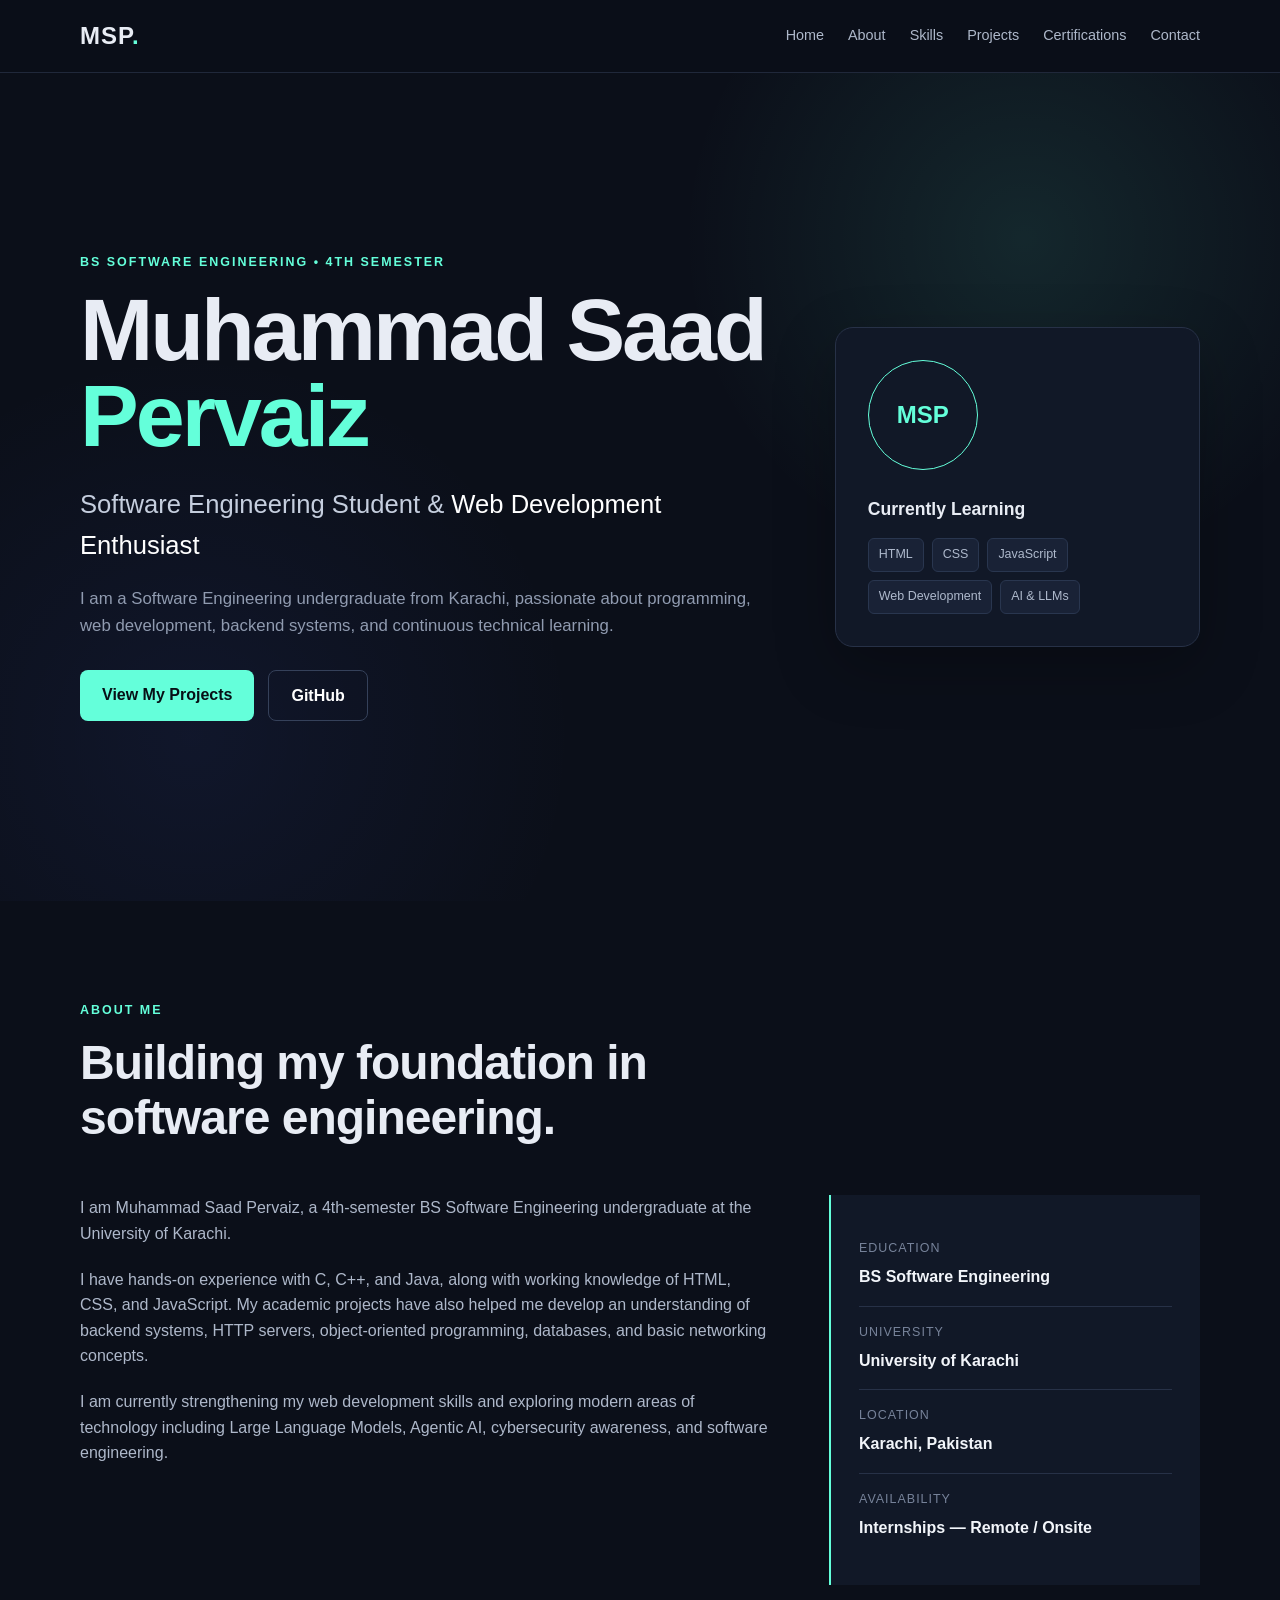
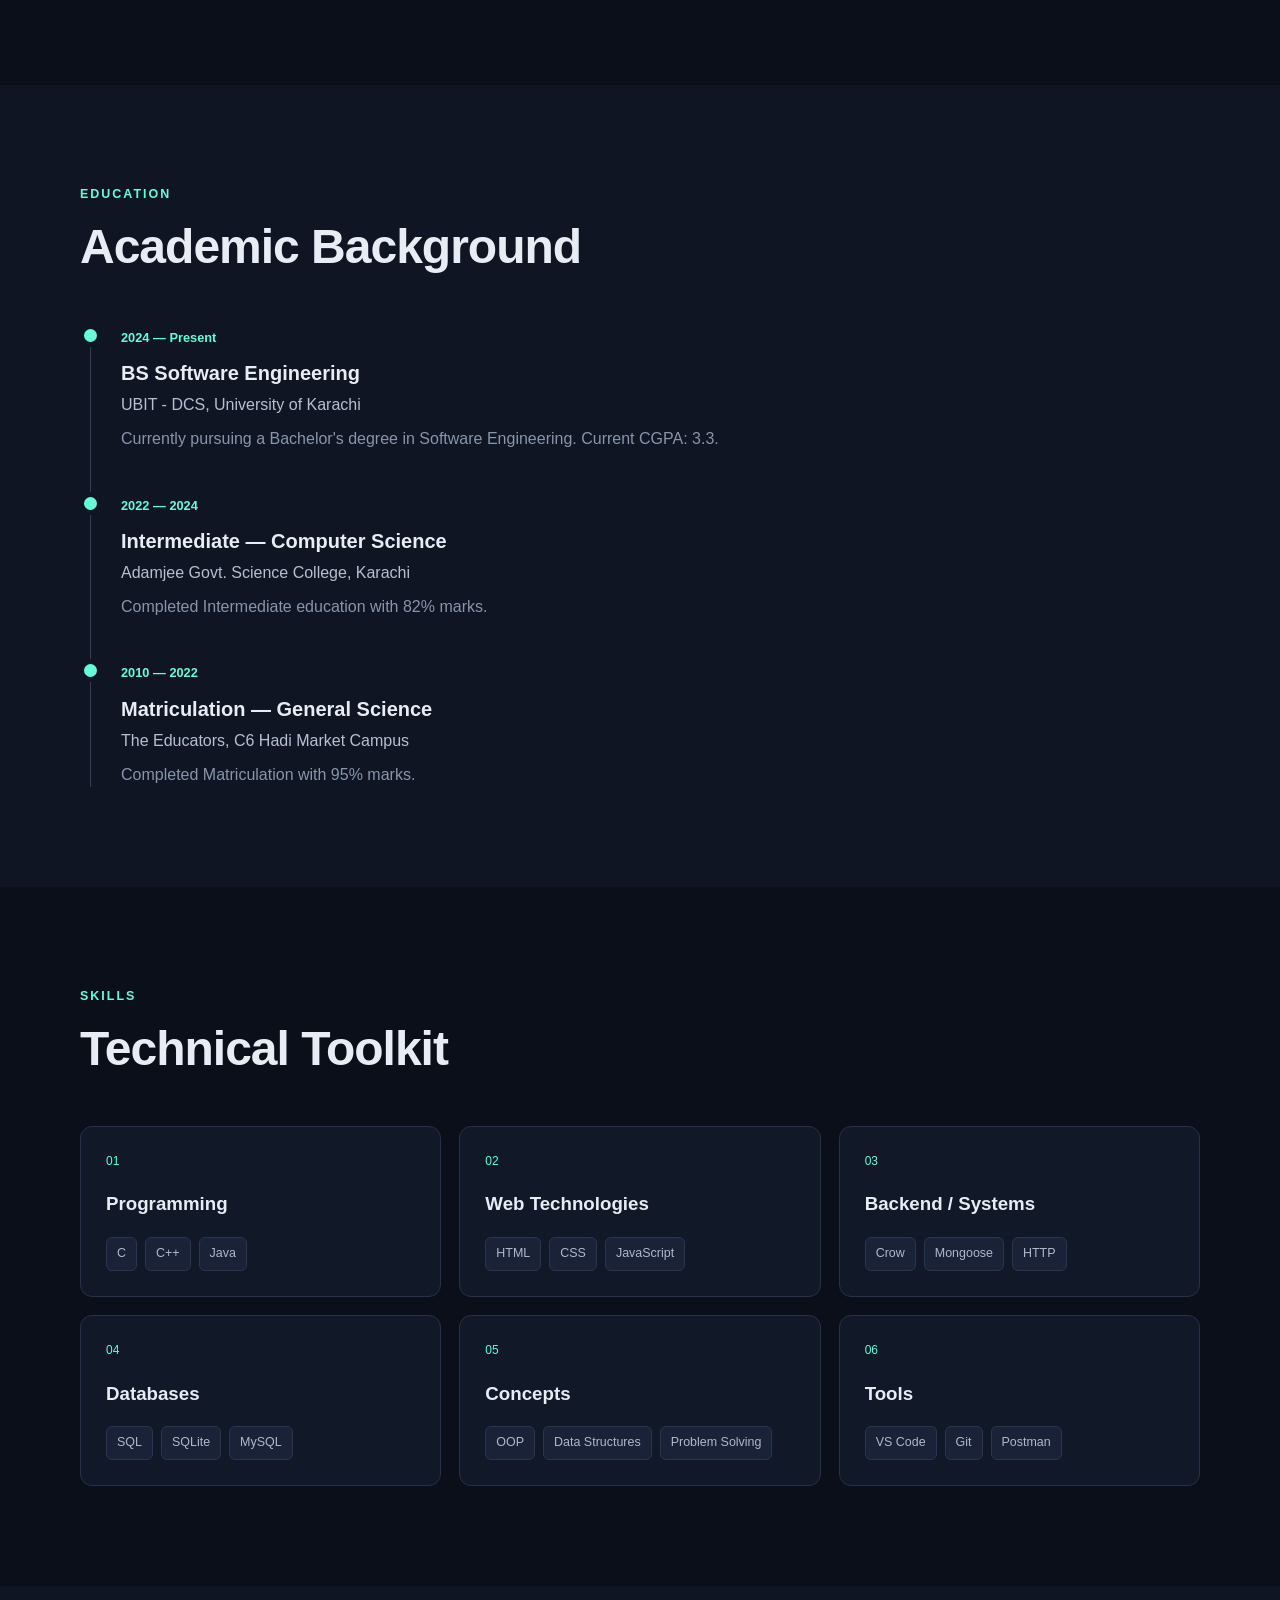
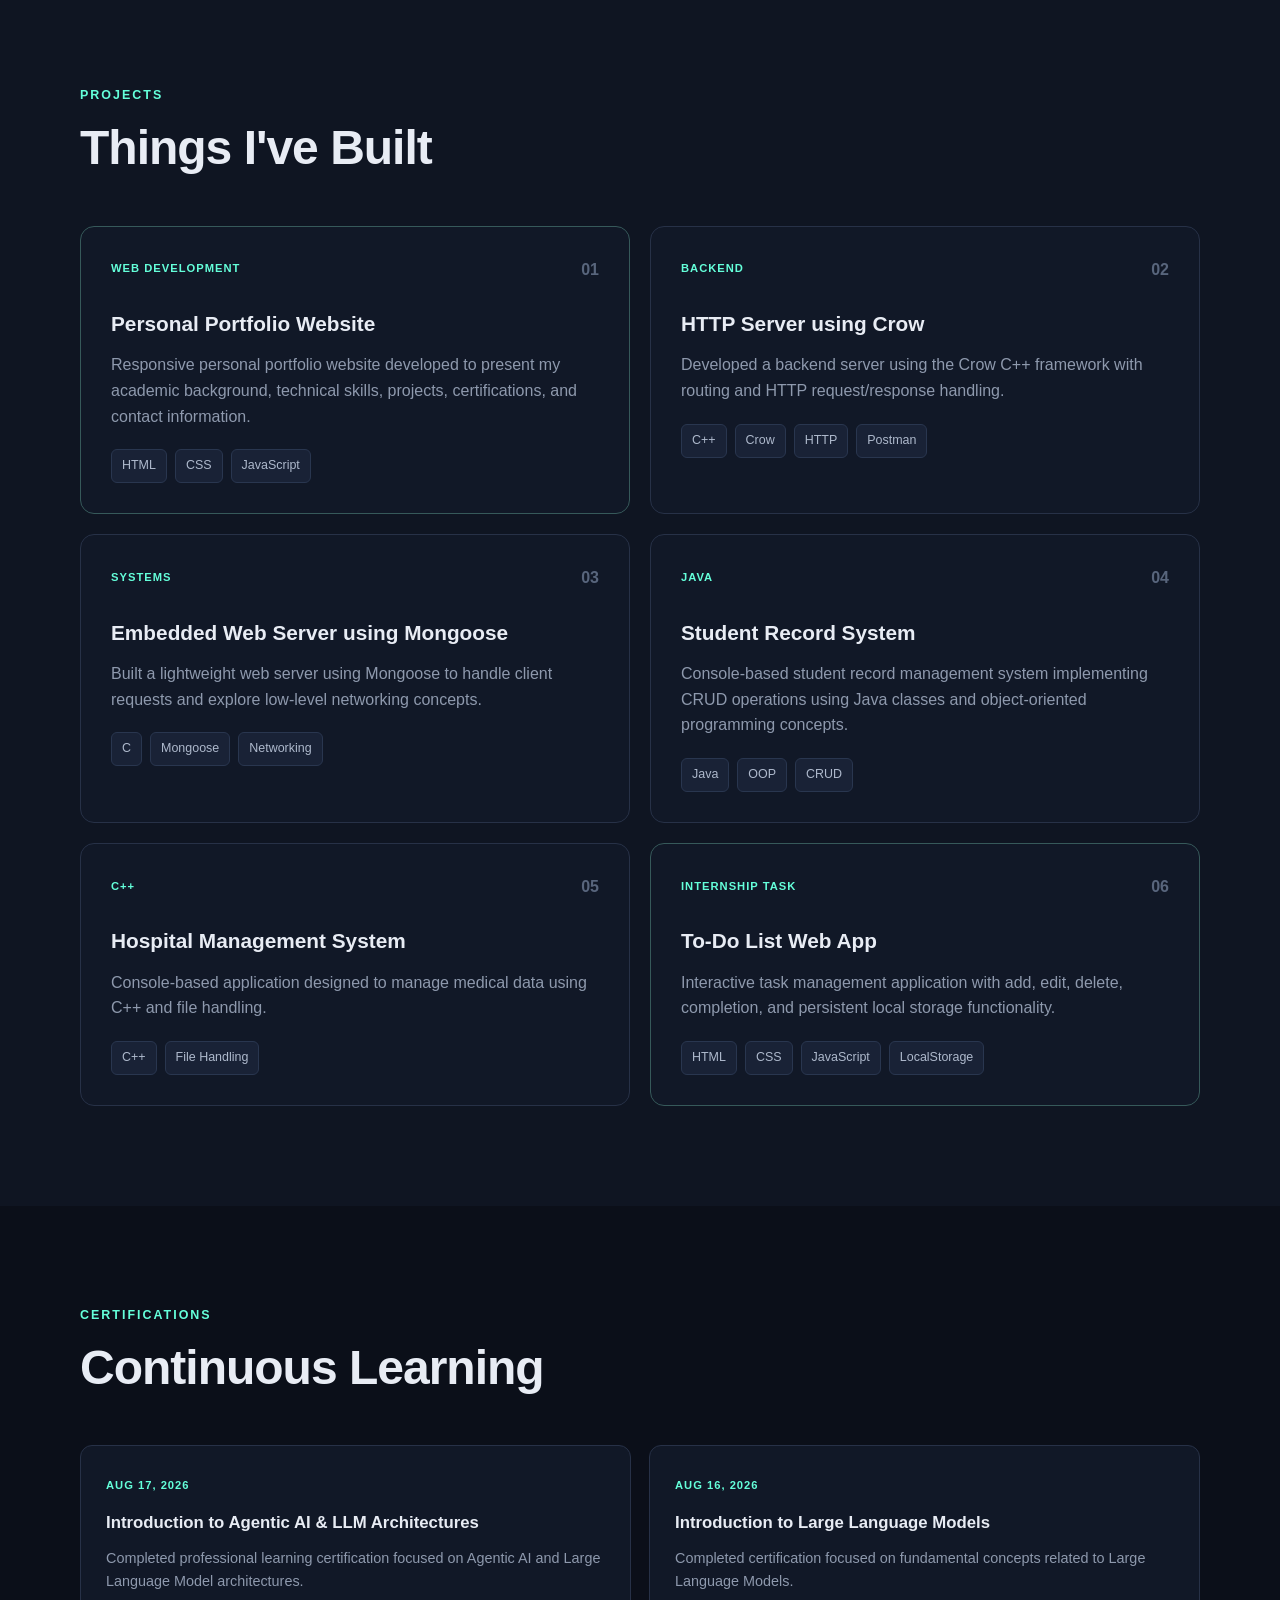
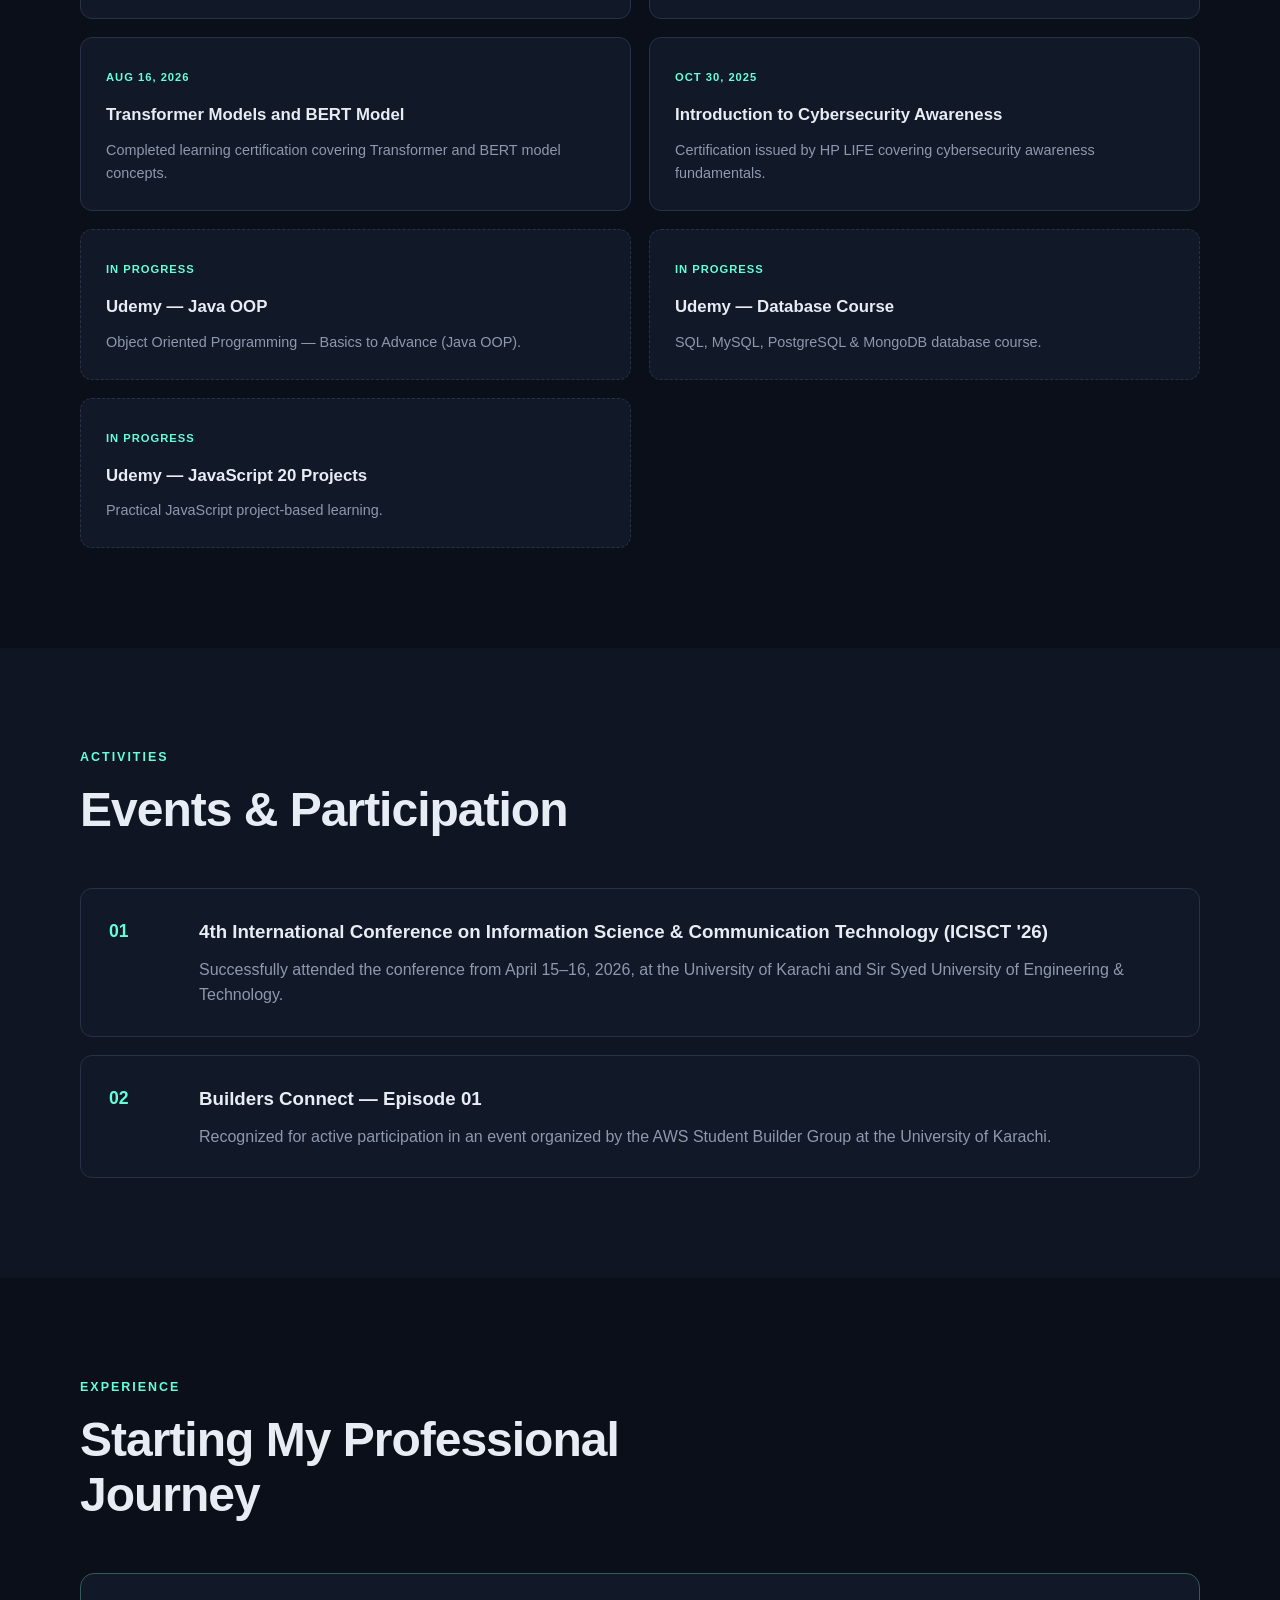
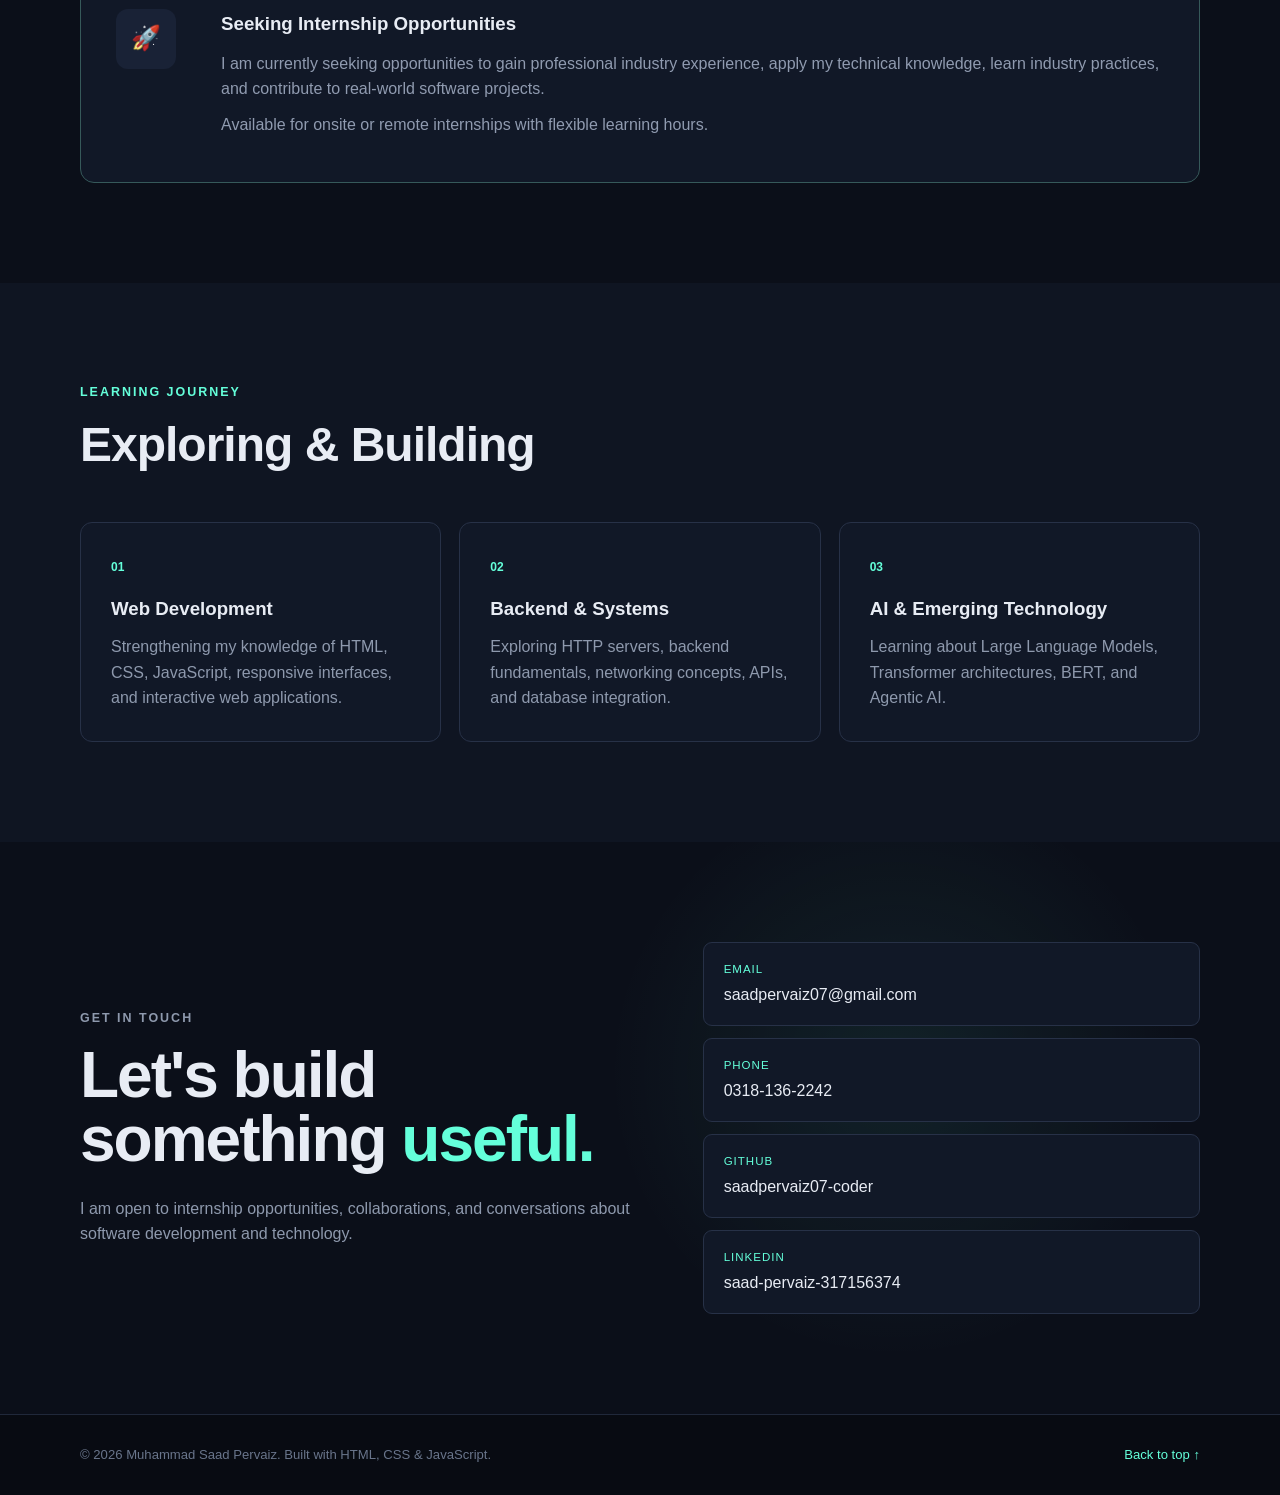
<file: ArchTechnologies_WebDev_1month/Portfolio/index.html>
<!-- ArchTechnologies_WebDev_1month\Portfolio\index.html -->

<!DOCTYPE html>
<html lang="en">
<head>
    <meta charset="UTF-8">
    <meta name="viewport" content="width=device-width, initial-scale=1.0">

    <title>Muhammad Saad Pervaiz | Software Engineering Student</title>

    <meta
        name="description"
        content="Portfolio of Muhammad Saad Pervaiz, a Software Engineering undergraduate and aspiring web developer from Karachi, Pakistan."
    >

    <link rel="stylesheet" href="style.css">
</head>

<body>

    <!-- ================= NAVBAR ================= -->
    <header class="navbar">
        <div class="container nav-container">

            <a href="#home" class="logo">
                MSP<span>.</span>
            </a>

            <button class="menu-toggle" id="menuToggle" aria-label="Toggle navigation">
                ☰
            </button>

            <nav id="navMenu">
                <a href="#home">Home</a>
                <a href="#about">About</a>
                <a href="#skills">Skills</a>
                <a href="#projects">Projects</a>
                <a href="#certifications">Certifications</a>
                <a href="#contact">Contact</a>
            </nav>

        </div>
    </header>


    <main>

        <!-- ================= HERO ================= -->
        <section id="home" class="hero">

            <div class="container hero-content">

                <div class="hero-text">

                    <p class="eyebrow">
                        BS SOFTWARE ENGINEERING • 4TH SEMESTER
                    </p>

                    <h1>
                        Muhammad Saad
                        <span>Pervaiz</span>
                    </h1>

                    <h2>
                        Software Engineering Student &
                        <span>Web Development Enthusiast</span>
                    </h2>

                    <p class="hero-description">
                        I am a Software Engineering undergraduate from Karachi,
                        passionate about programming, web development, backend
                        systems, and continuous technical learning.
                    </p>

                    <div class="hero-buttons">

                        <a href="#projects" class="btn primary-btn">
                            View My Projects
                        </a>

                        <a
                            href="https://github.com/saadpervaiz07-coder/"
                            target="_blank"
                            rel="noopener noreferrer"
                            class="btn secondary-btn"
                        >
                            GitHub
                        </a>

                    </div>

                </div>


                <div class="hero-card">

                    <div class="profile-icon">
                        MSP
                    </div>

                    <h3>Currently Learning</h3>

                    <div class="learning-tags">
                        <span>HTML</span>
                        <span>CSS</span>
                        <span>JavaScript</span>
                        <span>Web Development</span>
                        <span>AI & LLMs</span>
                    </div>

                </div>

            </div>

        </section>


        <!-- ================= ABOUT ================= -->
        <section id="about" class="section">

            <div class="container">

                <div class="section-heading">
                    <p class="section-label">ABOUT ME</p>
                    <h2>Building my foundation in software engineering.</h2>
                </div>

                <div class="about-grid">

                    <div class="about-text">

                        <p>
                            I am Muhammad Saad Pervaiz, a 4th-semester
                            BS Software Engineering undergraduate at the
                            University of Karachi.
                        </p>

                        <p>
                            I have hands-on experience with C, C++, and Java,
                            along with working knowledge of HTML, CSS, and
                            JavaScript. My academic projects have also helped
                            me develop an understanding of backend systems,
                            HTTP servers, object-oriented programming,
                            databases, and basic networking concepts.
                        </p>

                        <p>
                            I am currently strengthening my web development
                            skills and exploring modern areas of technology
                            including Large Language Models, Agentic AI,
                            cybersecurity awareness, and software engineering.
                        </p>

                    </div>


                    <div class="about-highlight">

                        <div class="info-item">
                            <span>Education</span>
                            <strong>BS Software Engineering</strong>
                        </div>

                        <div class="info-item">
                            <span>University</span>
                            <strong>University of Karachi</strong>
                        </div>

                        <div class="info-item">
                            <span>Location</span>
                            <strong>Karachi, Pakistan</strong>
                        </div>

                        <div class="info-item">
                            <span>Availability</span>
                            <strong>Internships — Remote / Onsite</strong>
                        </div>

                    </div>

                </div>

            </div>

        </section>


        <!-- ================= EDUCATION ================= -->
        <section id="education" class="section alternate-section">

            <div class="container">

                <div class="section-heading">
                    <p class="section-label">EDUCATION</p>
                    <h2>Academic Background</h2>
                </div>

                <div class="timeline">

                    <article class="timeline-item">

                        <div class="timeline-dot"></div>

                        <div class="timeline-content">

                            <span class="timeline-date">
                                2024 — Present
                            </span>

                            <h3>
                                BS Software Engineering
                            </h3>

                            <h4>
                                UBIT - DCS, University of Karachi
                            </h4>

                            <p>
                                Currently pursuing a Bachelor's degree in
                                Software Engineering. Current CGPA: 3.3.
                            </p>

                        </div>

                    </article>


                    <article class="timeline-item">

                        <div class="timeline-dot"></div>

                        <div class="timeline-content">

                            <span class="timeline-date">
                                2022 — 2024
                            </span>

                            <h3>
                                Intermediate — Computer Science
                            </h3>

                            <h4>
                                Adamjee Govt. Science College, Karachi
                            </h4>

                            <p>
                                Completed Intermediate education with
                                82% marks.
                            </p>

                        </div>

                    </article>


                    <article class="timeline-item">

                        <div class="timeline-dot"></div>

                        <div class="timeline-content">

                            <span class="timeline-date">
                                2010 — 2022
                            </span>

                            <h3>
                                Matriculation — General Science
                            </h3>

                            <h4>
                                The Educators, C6 Hadi Market Campus
                            </h4>

                            <p>
                                Completed Matriculation with 95% marks.
                            </p>

                        </div>

                    </article>

                </div>

            </div>

        </section>


        <!-- ================= SKILLS ================= -->
        <section id="skills" class="section">

            <div class="container">

                <div class="section-heading">
                    <p class="section-label">SKILLS</p>
                    <h2>Technical Toolkit</h2>
                </div>


                <div class="skills-grid">

                    <div class="skill-card">
                        <div class="skill-number">01</div>
                        <h3>Programming</h3>

                        <div class="skill-tags">
                            <span>C</span>
                            <span>C++</span>
                            <span>Java</span>
                        </div>
                    </div>


                    <div class="skill-card">
                        <div class="skill-number">02</div>
                        <h3>Web Technologies</h3>

                        <div class="skill-tags">
                            <span>HTML</span>
                            <span>CSS</span>
                            <span>JavaScript</span>
                        </div>
                    </div>


                    <div class="skill-card">
                        <div class="skill-number">03</div>
                        <h3>Backend / Systems</h3>

                        <div class="skill-tags">
                            <span>Crow</span>
                            <span>Mongoose</span>
                            <span>HTTP</span>
                        </div>
                    </div>


                    <div class="skill-card">
                        <div class="skill-number">04</div>
                        <h3>Databases</h3>

                        <div class="skill-tags">
                            <span>SQL</span>
                            <span>SQLite</span>
                            <span>MySQL</span>
                        </div>
                    </div>


                    <div class="skill-card">
                        <div class="skill-number">05</div>
                        <h3>Concepts</h3>

                        <div class="skill-tags">
                            <span>OOP</span>
                            <span>Data Structures</span>
                            <span>Problem Solving</span>
                        </div>
                    </div>


                    <div class="skill-card">
                        <div class="skill-number">06</div>
                        <h3>Tools</h3>

                        <div class="skill-tags">
                            <span>VS Code</span>
                            <span>Git</span>
                            <span>Postman</span>
                        </div>
                    </div>

                </div>

            </div>

        </section>


        <!-- ================= PROJECTS ================= -->
        <section id="projects" class="section alternate-section">

            <div class="container">

                <div class="section-heading">
                    <p class="section-label">PROJECTS</p>
                    <h2>Things I've Built</h2>
                </div>


                <div class="projects-grid">

                    <article class="project-card featured-project">

                        <div class="project-top">
                            <span class="project-type">WEB DEVELOPMENT</span>
                            <span class="project-icon">01</span>
                        </div>

                        <h3>Personal Portfolio Website</h3>

                        <p>
                            Responsive personal portfolio website developed
                            to present my academic background, technical
                            skills, projects, certifications, and contact
                            information.
                        </p>

                        <div class="project-tech">
                            <span>HTML</span>
                            <span>CSS</span>
                            <span>JavaScript</span>
                        </div>

                    </article>


                    <article class="project-card">

                        <div class="project-top">
                            <span class="project-type">BACKEND</span>
                            <span class="project-icon">02</span>
                        </div>

                        <h3>HTTP Server using Crow</h3>

                        <p>
                            Developed a backend server using the Crow C++
                            framework with routing and HTTP request/response
                            handling.
                        </p>

                        <div class="project-tech">
                            <span>C++</span>
                            <span>Crow</span>
                            <span>HTTP</span>
                            <span>Postman</span>
                        </div>

                    </article>


                    <article class="project-card">

                        <div class="project-top">
                            <span class="project-type">SYSTEMS</span>
                            <span class="project-icon">03</span>
                        </div>

                        <h3>Embedded Web Server using Mongoose</h3>

                        <p>
                            Built a lightweight web server using Mongoose
                            to handle client requests and explore low-level
                            networking concepts.
                        </p>

                        <div class="project-tech">
                            <span>C</span>
                            <span>Mongoose</span>
                            <span>Networking</span>
                        </div>

                    </article>


                    <article class="project-card">

                        <div class="project-top">
                            <span class="project-type">JAVA</span>
                            <span class="project-icon">04</span>
                        </div>

                        <h3>Student Record System</h3>

                        <p>
                            Console-based student record management system
                            implementing CRUD operations using Java classes
                            and object-oriented programming concepts.
                        </p>

                        <div class="project-tech">
                            <span>Java</span>
                            <span>OOP</span>
                            <span>CRUD</span>
                        </div>

                    </article>


                    <article class="project-card">

                        <div class="project-top">
                            <span class="project-type">C++</span>
                            <span class="project-icon">05</span>
                        </div>

                        <h3>Hospital Management System</h3>

                        <p>
                            Console-based application designed to manage
                            medical data using C++ and file handling.
                        </p>

                        <div class="project-tech">
                            <span>C++</span>
                            <span>File Handling</span>
                        </div>

                    </article>


                    <article class="project-card featured-project">

                        <div class="project-top">
                            <span class="project-type">INTERNSHIP TASK</span>
                            <span class="project-icon">06</span>
                        </div>

                        <h3>To-Do List Web App</h3>

                        <p>
                            Interactive task management application with
                            add, edit, delete, completion, and persistent
                            local storage functionality.
                        </p>

                        <div class="project-tech">
                            <span>HTML</span>
                            <span>CSS</span>
                            <span>JavaScript</span>
                            <span>LocalStorage</span>
                        </div>

                    </article>

                </div>

            </div>

        </section>


        <!-- ================= CERTIFICATIONS ================= -->
        <section id="certifications" class="section">

            <div class="container">

                <div class="section-heading">
                    <p class="section-label">CERTIFICATIONS</p>
                    <h2>Continuous Learning</h2>
                </div>


                <div class="certification-grid">

                    <article class="cert-card">

                        <span class="cert-date">
                            AUG 17, 2026
                        </span>

                        <h3>
                            Introduction to Agentic AI & LLM Architectures
                        </h3>

                        <p>
                            Completed professional learning certification
                            focused on Agentic AI and Large Language Model
                            architectures.
                        </p>

                    </article>


                    <article class="cert-card">

                        <span class="cert-date">
                            AUG 16, 2026
                        </span>

                        <h3>
                            Introduction to Large Language Models
                        </h3>

                        <p>
                            Completed certification focused on fundamental
                            concepts related to Large Language Models.
                        </p>

                    </article>


                    <article class="cert-card">

                        <span class="cert-date">
                            AUG 16, 2026
                        </span>

                        <h3>
                            Transformer Models and BERT Model
                        </h3>

                        <p>
                            Completed learning certification covering
                            Transformer and BERT model concepts.
                        </p>

                    </article>


                    <article class="cert-card">

                        <span class="cert-date">
                            OCT 30, 2025
                        </span>

                        <h3>
                            Introduction to Cybersecurity Awareness
                        </h3>

                        <p>
                            Certification issued by HP LIFE covering
                            cybersecurity awareness fundamentals.
                        </p>

                    </article>


                    <article class="cert-card ongoing">

                        <span class="cert-date">
                            IN PROGRESS
                        </span>

                        <h3>
                            Udemy — Java OOP
                        </h3>

                        <p>
                            Object Oriented Programming — Basics to Advance
                            (Java OOP).
                        </p>

                    </article>


                    <article class="cert-card ongoing">

                        <span class="cert-date">
                            IN PROGRESS
                        </span>

                        <h3>
                            Udemy — Database Course
                        </h3>

                        <p>
                            SQL, MySQL, PostgreSQL & MongoDB database course.
                        </p>

                    </article>


                    <article class="cert-card ongoing">

                        <span class="cert-date">
                            IN PROGRESS
                        </span>

                        <h3>
                            Udemy — JavaScript 20 Projects
                        </h3>

                        <p>
                            Practical JavaScript project-based learning.
                        </p>

                    </article>

                </div>

            </div>

        </section>


        <!-- ================= EVENTS ================= -->
        <section id="activities" class="section alternate-section">

            <div class="container">

                <div class="section-heading">
                    <p class="section-label">ACTIVITIES</p>
                    <h2>Events & Participation</h2>
                </div>


                <div class="activity-list">

                    <article class="activity-card">

                        <div class="activity-number">
                            01
                        </div>

                        <div>
                            <h3>
                                4th International Conference on Information
                                Science & Communication Technology (ICISCT '26)
                            </h3>

                            <p>
                                Successfully attended the conference from
                                April 15–16, 2026, at the University of Karachi
                                and Sir Syed University of Engineering &
                                Technology.
                            </p>
                        </div>

                    </article>


                    <article class="activity-card">

                        <div class="activity-number">
                            02
                        </div>

                        <div>
                            <h3>
                                Builders Connect — Episode 01
                            </h3>

                            <p>
                                Recognized for active participation in an
                                event organized by the AWS Student Builder
                                Group at the University of Karachi.
                            </p>
                        </div>

                    </article>

                </div>

            </div>

        </section>


        <!-- ================= EXPERIENCE ================= -->
        <section id="experience" class="section">

            <div class="container">

                <div class="section-heading">
                    <p class="section-label">EXPERIENCE</p>
                    <h2>Starting My Professional Journey</h2>
                </div>

                <div class="experience-box">

                    <div class="experience-icon">
                        🚀
                    </div>

                    <div>

                        <h3>
                            Seeking Internship Opportunities
                        </h3>

                        <p>
                            I am currently seeking opportunities to gain
                            professional industry experience, apply my
                            technical knowledge, learn industry practices,
                            and contribute to real-world software projects.
                        </p>

                        <p>
                            Available for onsite or remote internships with
                            flexible learning hours.
                        </p>

                    </div>

                </div>

            </div>

        </section>


        <!-- ================= LEARNING / BLOG ================= -->
        <section id="learning" class="section alternate-section">

            <div class="container">

                <div class="section-heading">
                    <p class="section-label">LEARNING JOURNEY</p>
                    <h2>Exploring & Building</h2>
                </div>


                <div class="learning-grid">

                    <article class="learning-card">

                        <span>01</span>

                        <h3>
                            Web Development
                        </h3>

                        <p>
                            Strengthening my knowledge of HTML, CSS,
                            JavaScript, responsive interfaces, and
                            interactive web applications.
                        </p>

                    </article>


                    <article class="learning-card">

                        <span>02</span>

                        <h3>
                            Backend & Systems
                        </h3>

                        <p>
                            Exploring HTTP servers, backend fundamentals,
                            networking concepts, APIs, and database
                            integration.
                        </p>

                    </article>


                    <article class="learning-card">

                        <span>03</span>

                        <h3>
                            AI & Emerging Technology
                        </h3>

                        <p>
                            Learning about Large Language Models,
                            Transformer architectures, BERT, and Agentic AI.
                        </p>

                    </article>

                </div>

            </div>

        </section>


        <!-- ================= CONTACT ================= -->
        <section id="contact" class="contact-section">

            <div class="container">

                <div class="contact-content">

                    <div>

                        <p class="section-label">
                            GET IN TOUCH
                        </p>

                        <h2>
                            Let's build something
                            <span>useful.</span>
                        </h2>

                        <p>
                            I am open to internship opportunities,
                            collaborations, and conversations about
                            software development and technology.
                        </p>

                    </div>


                    <div class="contact-links">

                        <a 
                            href="https://mail.google.com/mail/?view=cm&fs=1&to=saadpervaiz07@gmail.com" 
                            target="_blank" 
                            rel="noopener noreferrer"
                        >
                            <span>Email</span>
                            saadpervaiz07@gmail.com
                        </a>

                        <a href="tel:+923181362242">
                            <span>Phone</span>
                            0318-136-2242
                        </a>

                        <a
                            href="https://github.com/saadpervaiz07-coder/"
                            target="_blank"
                            rel="noopener noreferrer"
                        >
                            <span>GitHub</span>
                            saadpervaiz07-coder
                        </a>

                        <a
                            href="https://linkedin.com/in/saad-pervaiz-317156374/"
                            target="_blank"
                            rel="noopener noreferrer"
                        >
                            <span>LinkedIn</span>
                            saad-pervaiz-317156374
                        </a>

                    </div>

                </div>

            </div>

        </section>

    </main>


    <!-- ================= FOOTER ================= -->
    <footer>

        <div class="container footer-content">

            <p>
                © <span id="currentYear"></span>
                Muhammad Saad Pervaiz. Built with HTML, CSS & JavaScript.
            </p>

            <a href="#home">
                Back to top ↑
            </a>

        </div>

    </footer>


    <script src="script.js"></script>

</body>
</html>
</file>
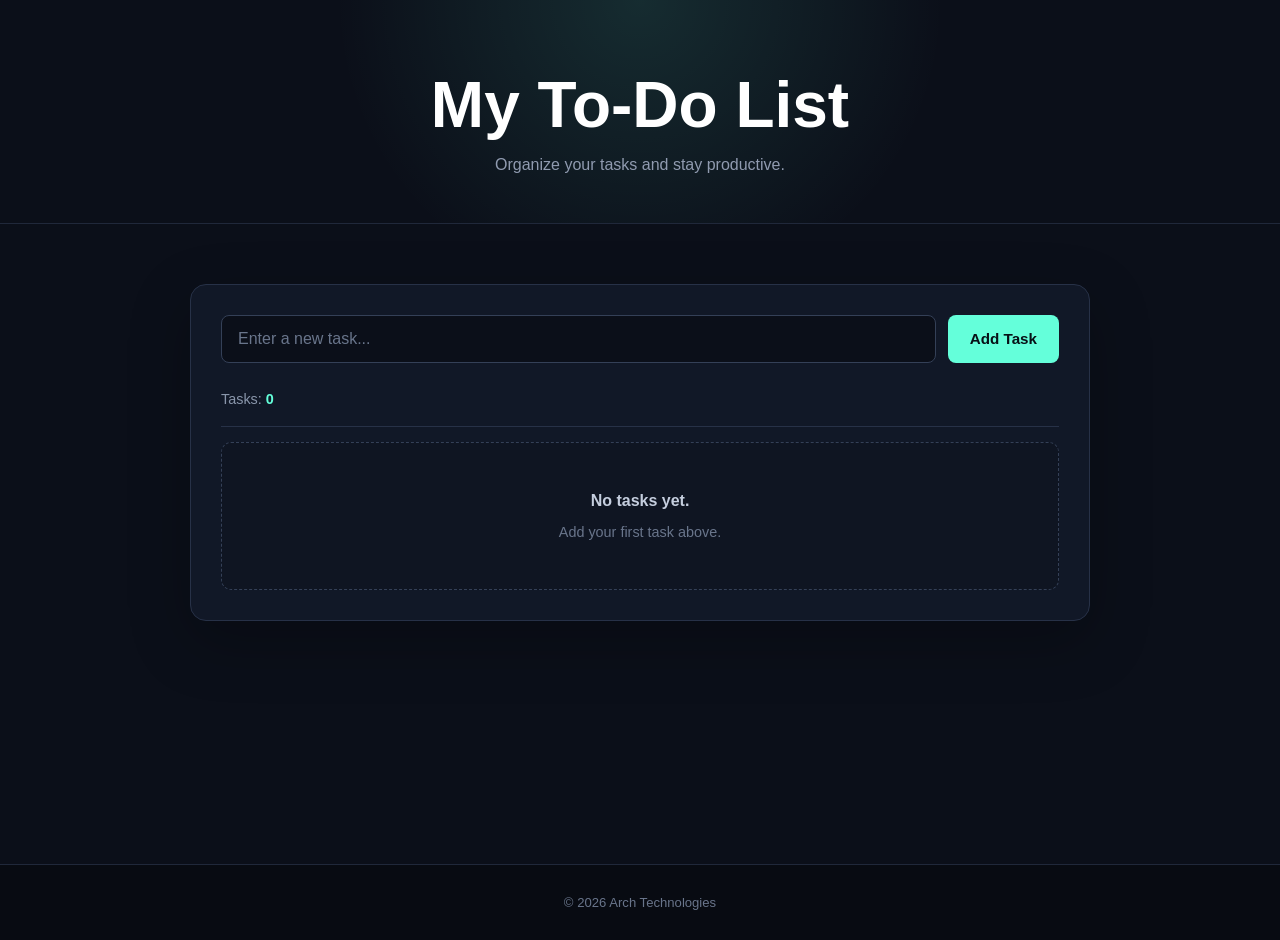
<file: ArchTechnologies_WebDev_1month/TodoApp/index.html>
<!-- ArchTechnologies_WebDev_1month\TodoApp\index.html -->

<!DOCTYPE html>
<html lang="en">
<head>
    <meta charset="UTF-8">

    <meta
        name="viewport"
        content="width=device-width, initial-scale=1.0"
    >

    <title>To-Do List | Arch Technologies</title>

    <meta
        name="description"
        content="A responsive To-Do List web application built using HTML, CSS and JavaScript."
    >

    <!-- CSS -->
    <link rel="stylesheet" href="style.css">
</head>

<body>

    <!-- =========================
         HEADER
         ========================= -->

    <header class="app-header">

        <div class="container">

            <h1>My To-Do List</h1>

            <p>
                Organize your tasks and stay productive.
            </p>

        </div>

    </header>


    <!-- =========================
         MAIN APPLICATION
         ========================= -->

    <main class="container">

        <section class="todo-app">

            <!-- =========================
                 ADD TASK
                 ========================= -->

            <div class="task-input-section">

                <input
                    type="text"
                    id="taskInput"
                    placeholder="Enter a new task..."
                    autocomplete="off"
                >

                <button
                    type="button"
                    id="addTaskBtn"
                >
                    Add Task
                </button>

            </div>


            <!-- =========================
                 TASK INFORMATION
                 ========================= -->

            <div class="task-info">

                <p>
                    Tasks:
                    <span id="taskCount">0</span>
                </p>

            </div>


            <!-- =========================
                 TASK LIST
                 ========================= -->

            <div class="task-list-container">

                <ul id="taskList">
                    <!-- Tasks will be added here by JavaScript -->
                </ul>


                <!-- Empty state -->

                <div
                    id="emptyMessage"
                    class="empty-message"
                >
                    <p>No tasks yet.</p>

                    <span>
                        Add your first task above.
                    </span>
                </div>

            </div>

        </section>

    </main>


    <!-- =========================
         FOOTER
         ========================= -->

    <footer>

        <div class="container">

            <p>
                © <span id="currentYear"></span>
                Arch Technologies
            </p>

        </div>

    </footer>


    <!-- =========================
         JAVASCRIPT
         ========================= -->

    <script src="script.js"></script>

</body>
</html>
</file>
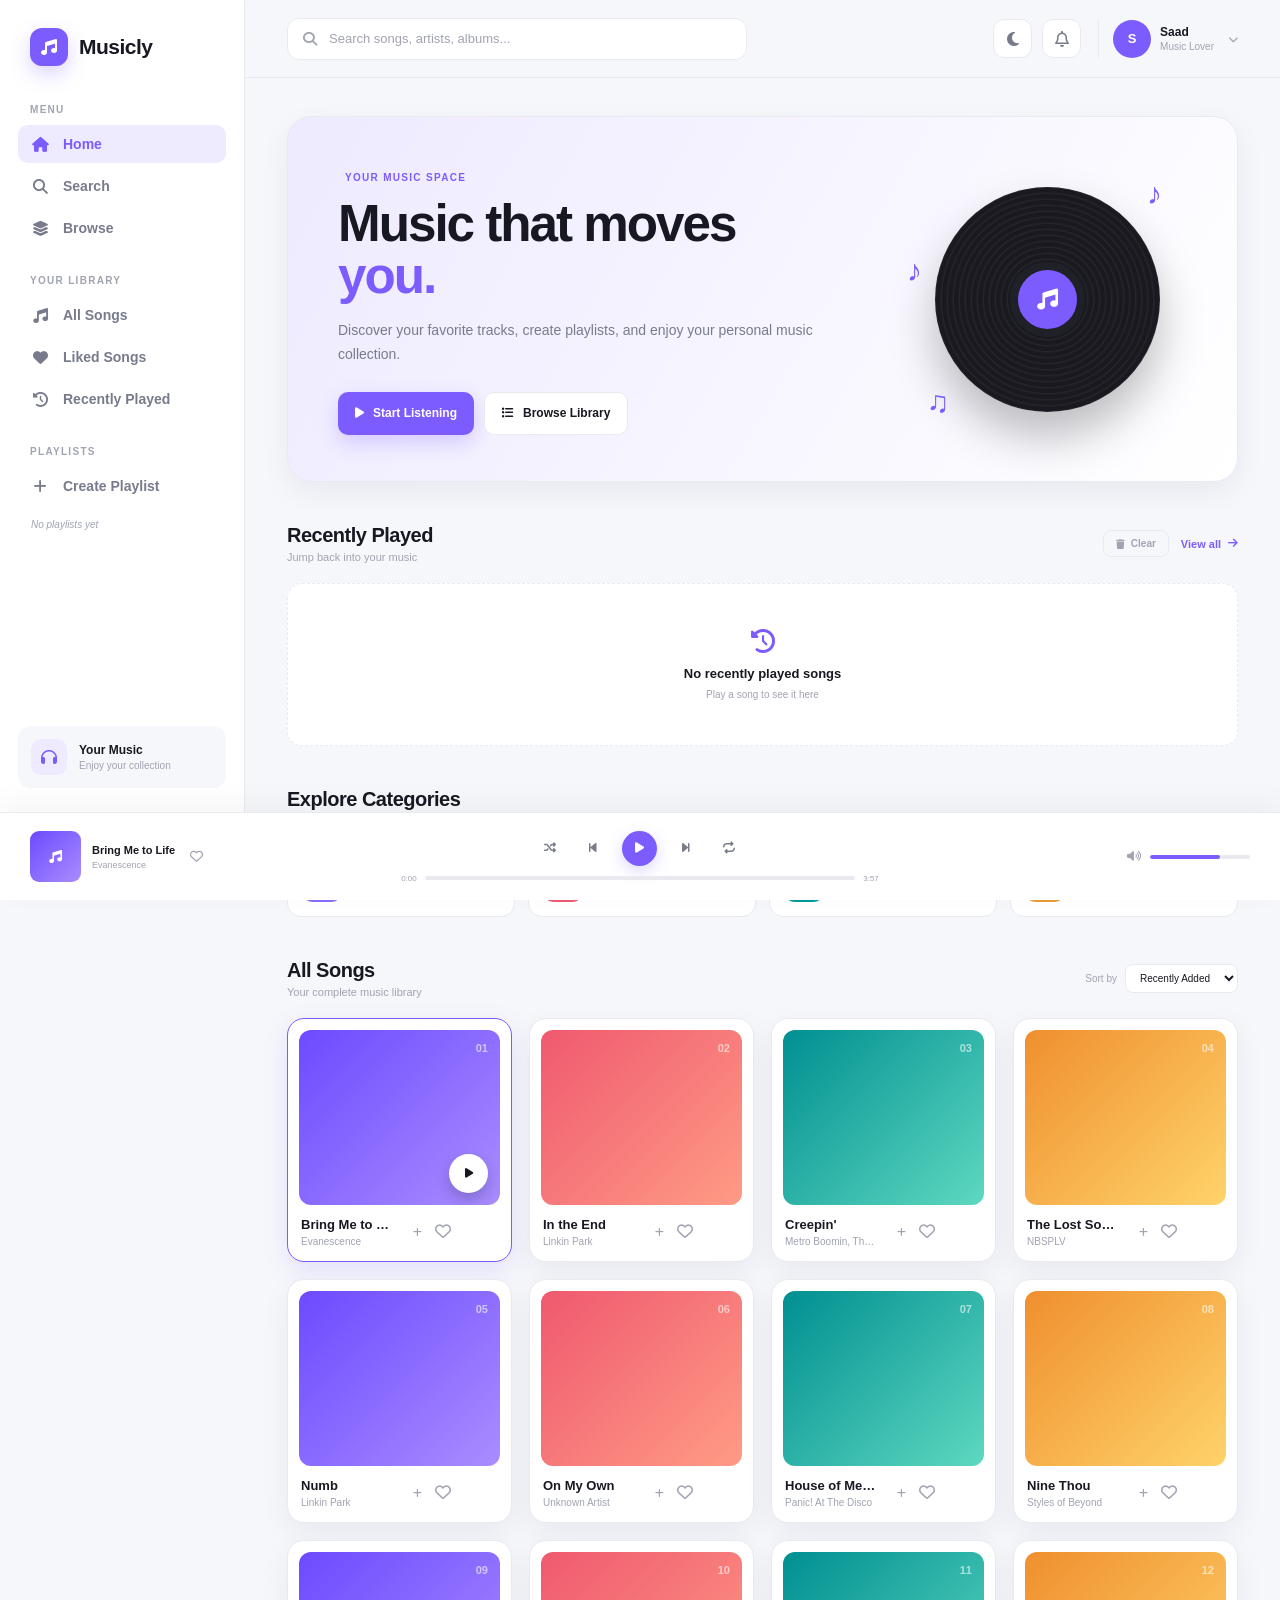
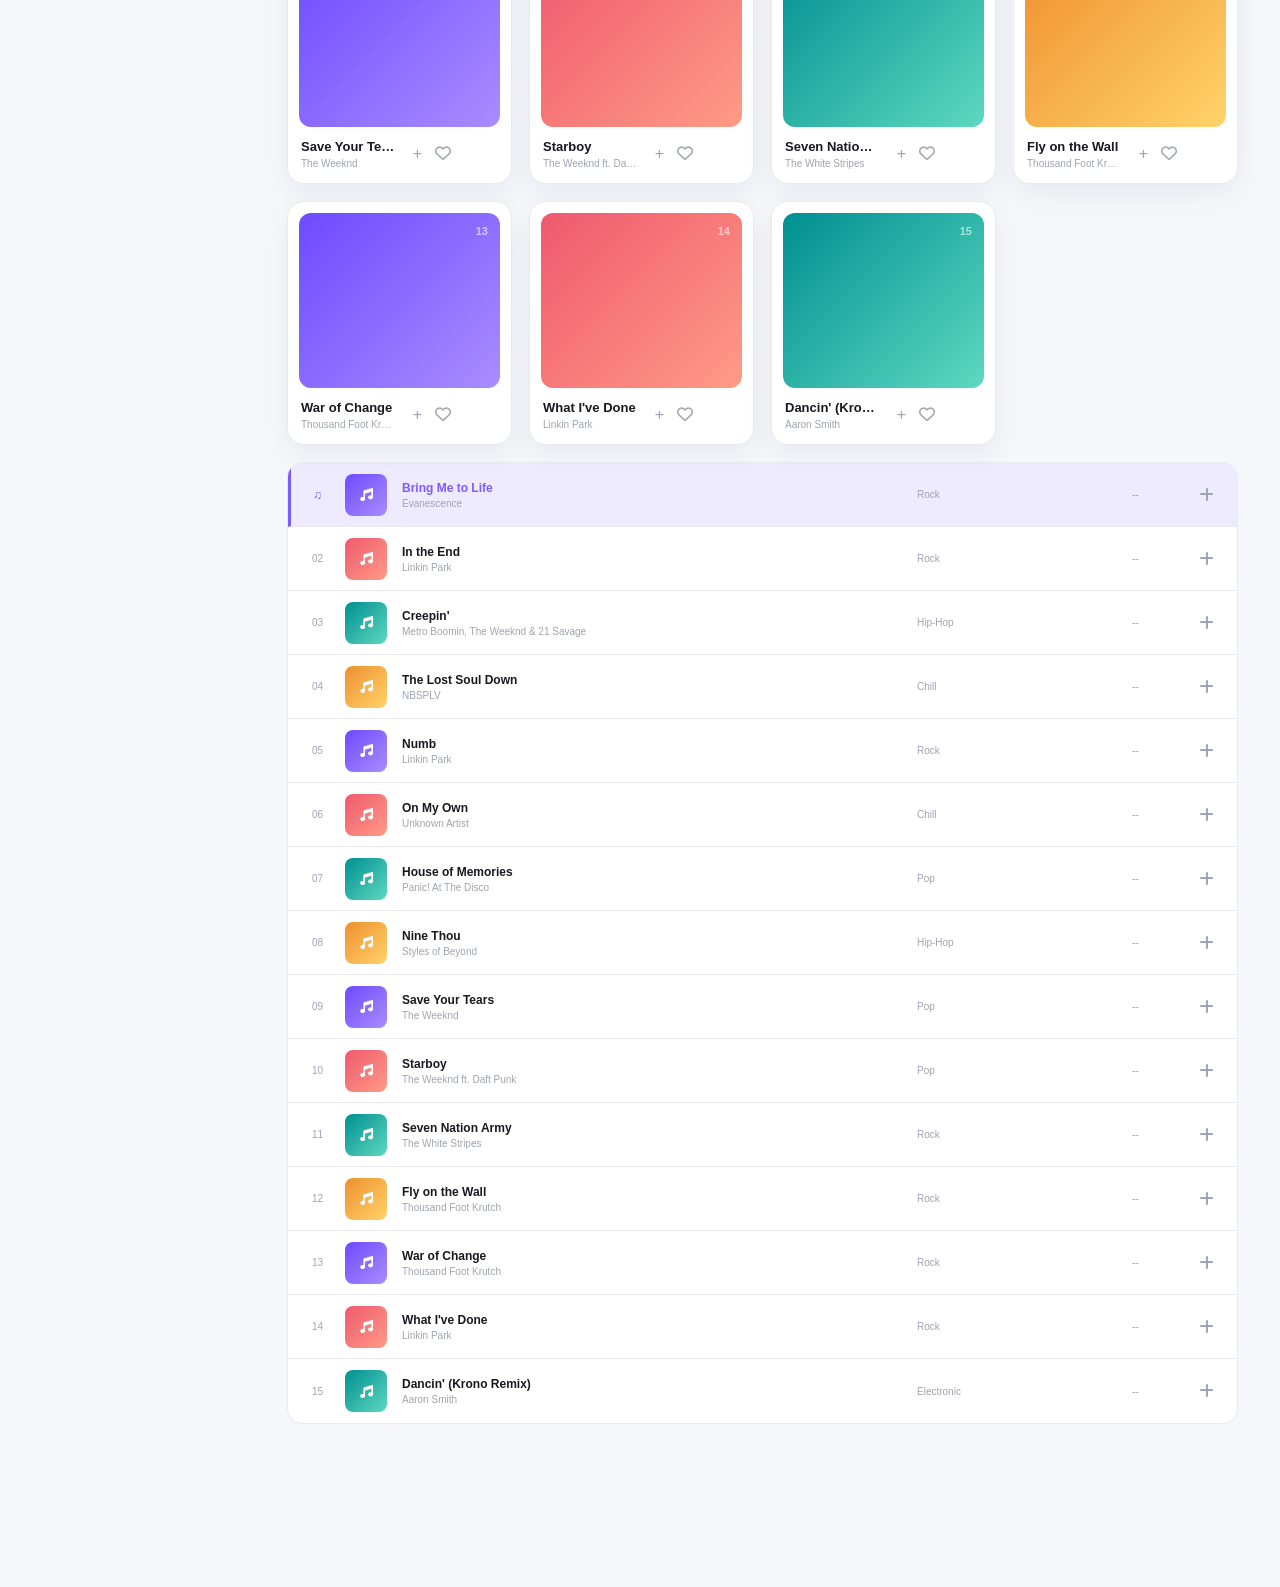
<file: ArchTechnologies_WebDev_2month/Musicly/index.html>
<!DOCTYPE html>
<html lang="en">
<head>
    <meta charset="UTF-8">
    <meta name="viewport" content="width=device-width, initial-scale=1.0">

    <title>Musicly — Your Music, Your Way</title>

    <meta
        name="description"
        content="Musicly — A modern web-based music player with playlists, search, categories, and a beautiful UI."
    >

    <link rel="stylesheet" href="css/style.css">

    <link
        rel="stylesheet"
        href="https://cdnjs.cloudflare.com/ajax/libs/font-awesome/6.5.2/css/all.min.css"
    >

    <link rel="icon" type="image/png" href="assets/images/musicly.png">

</head>

<body>

    <!-- =========================
         APP CONTAINER
    ========================== -->

    <div class="app">

        <!-- =========================
             SIDEBAR
        ========================== -->

        <aside class="sidebar">

            <div class="brand">
                <div class="brand-icon">
                    <i class="fa-solid fa-music"></i>
                </div>

                <span>Musicly</span>
            </div>


            <nav class="sidebar-nav">

                <!-- MENU -->

                <div class="nav-section">

                    <p class="nav-title">MENU</p>

                    <a href="#" class="nav-link active">
                        <i class="fa-solid fa-house"></i>
                        <span>Home</span>
                    </a>

                    <a href="#" class="nav-link">
                        <i class="fa-solid fa-magnifying-glass"></i>
                        <span>Search</span>
                    </a>

                    <a href="#" class="nav-link">
                        <i class="fa-solid fa-layer-group"></i>
                        <span>Browse</span>
                    </a>

                </div>


                <!-- YOUR LIBRARY -->

                <div class="nav-section">

                    <p class="nav-title">YOUR LIBRARY</p>

                    <a href="#" class="nav-link">
                        <i class="fa-solid fa-music"></i>
                        <span>All Songs</span>
                    </a>

                    <a href="#" class="nav-link">
                        <i class="fa-solid fa-heart"></i>
                        <span>Liked Songs</span>
                    </a>

                    <a href="#" class="nav-link">
                        <i class="fa-solid fa-clock-rotate-left"></i>
                        <span>Recently Played</span>
                    </a>

                </div>


                <!-- PLAYLISTS -->

                <div class="nav-section">

                    <p class="nav-title">PLAYLISTS</p>

                    <a href="#" class="nav-link" id="createPlaylistLink">
                        <i class="fa-solid fa-plus"></i>
                        <span>Create Playlist</span>
                    </a>

                    <!-- Dynamic playlists rendered here by script.js -->

                    <div id="playlistNavList"></div>

                </div>

            </nav>


            <div class="sidebar-bottom">

                <div class="storage-card">

                    <div class="storage-icon">
                        <i class="fa-solid fa-headphones"></i>
                    </div>

                    <div>
                        <strong>Your Music</strong>
                        <p>Enjoy your collection</p>
                    </div>

                </div>

            </div>

        </aside>


        <!-- =========================
             MAIN CONTENT
        ========================== -->

        <main class="main-content">

            <!-- TOP BAR -->

            <header class="topbar">

                <button
                    class="mobile-menu"
                    id="mobileMenu"
                    aria-label="Open menu"
                >
                    <i class="fa-solid fa-bars"></i>
                </button>


                <!-- SEARCH BOX (Phase 3 — with clear button) -->

                <div class="search-box">

                    <i class="fa-solid fa-magnifying-glass"></i>

                    <input
                        type="text"
                        id="searchInput"
                        placeholder="Search songs, artists, albums..."
                        autocomplete="off"
                    >

                    <button
                        class="search-clear"
                        id="searchClear"
                        title="Clear search (Esc)"
                        aria-label="Clear search"
                        hidden
                    >
                        <i class="fa-solid fa-xmark"></i>
                    </button>

                </div>


                <div class="topbar-actions">

                    <button
                        class="icon-button theme-button"
                        id="themeToggle"
                        title="Toggle theme"
                        aria-label="Toggle theme"
                    >
                        <i class="fa-solid fa-moon"></i>
                    </button>


                    <button
                        class="icon-button"
                        title="Notifications"
                        aria-label="Notifications"
                    >
                        <i class="fa-regular fa-bell"></i>
                    </button>


                    <div class="profile">

                        <div class="profile-avatar">
                            S
                        </div>

                        <div class="profile-info">
                            <strong>Saad</strong>
                            <span>Music Lover</span>
                        </div>

                        <i class="fa-solid fa-chevron-down profile-arrow"></i>

                    </div>

                </div>

            </header>


            <!-- PAGE CONTENT -->

            <div class="content">

                <!-- HERO -->

                <section class="hero">

                    <div class="hero-text">

                        <span class="hero-label">
                            <i class="fa-solid fa-sparkles"></i>
                            YOUR MUSIC SPACE
                        </span>

                        <h1>
                            Music that moves<br>
                            <span>you.</span>
                        </h1>

                        <p>
                            Discover your favorite tracks,
                            create playlists, and enjoy your
                            personal music collection.
                        </p>

                        <div class="hero-buttons">

                            <button
                                class="primary-button"
                                id="startListeningBtn"
                            >
                                <i class="fa-solid fa-play"></i>
                                Start Listening
                            </button>

                            <button
                                class="secondary-button"
                                id="browseLibraryBtn"
                            >
                                <i class="fa-solid fa-list"></i>
                                Browse Library
                            </button>

                        </div>

                    </div>


                    <div class="hero-art">

                        <div class="vinyl">

                            <div class="vinyl-center">
                                <i class="fa-solid fa-music"></i>
                            </div>

                        </div>

                        <div class="floating-note note-one">
                            ♪
                        </div>

                        <div class="floating-note note-two">
                            ♫
                        </div>

                        <div class="floating-note note-three">
                            ♪
                        </div>

                    </div>

                </section>


                <!-- RECENTLY PLAYED -->

                <section class="section" id="recentlyPlayedSection">

                    <div class="section-header">

                        <div>
                            <h2>Recently Played</h2>
                            <p>Jump back into your music</p>
                        </div>

                        <div class="section-actions">

                            <button
                                class="clear-recent"
                                id="clearRecent"
                                title="Clear recently played"
                            >
                                <i class="fa-solid fa-trash"></i>
                                Clear
                            </button>

                            <button class="view-all" id="viewAllRecent">
                                View all
                                <i class="fa-solid fa-arrow-right"></i>
                            </button>

                        </div>

                    </div>


                    <!-- Rendered dynamically by script.js -->

                    <div class="music-grid" id="recentlyPlayedGrid"></div>

                </section>


                <!-- CATEGORIES -->

                <section class="section" id="categoriesSection">

                    <div class="section-header">

                        <div>
                            <h2>Explore Categories</h2>
                            <p>Find music by mood and genre</p>
                        </div>

                    </div>


                    <div class="category-grid">

                        <button
                            class="category-card category-pop"
                            data-category="Pop"
                        >

                            <div class="category-icon">
                                <i class="fa-solid fa-microphone"></i>
                            </div>

                            <div>
                                <h3>Pop</h3>
                                <span>0 Songs</span>
                            </div>

                            <i class="fa-solid fa-arrow-right category-arrow"></i>

                        </button>


                        <button
                            class="category-card category-rock"
                            data-category="Rock"
                        >

                            <div class="category-icon">
                                <i class="fa-solid fa-guitar"></i>
                            </div>

                            <div>
                                <h3>Rock</h3>
                                <span>0 Songs</span>
                            </div>

                            <i class="fa-solid fa-arrow-right category-arrow"></i>

                        </button>


                        <button
                            class="category-card category-hiphop"
                            data-category="Hip-Hop"
                        >

                            <div class="category-icon">
                                <i class="fa-solid fa-compact-disc"></i>
                            </div>

                            <div>
                                <h3>Hip-Hop</h3>
                                <span>0 Songs</span>
                            </div>

                            <i class="fa-solid fa-arrow-right category-arrow"></i>

                        </button>


                        <button
                            class="category-card category-chill"
                            data-category="Chill"
                        >

                            <div class="category-icon">
                                <i class="fa-solid fa-cloud"></i>
                            </div>

                            <div>
                                <h3>Chill</h3>
                                <span>0 Songs</span>
                            </div>

                            <i class="fa-solid fa-arrow-right category-arrow"></i>

                        </button>

                    </div>

                </section>


                <!-- ALL SONGS -->

                <section class="section songs-section" id="songsSection">

                    <div class="section-header">

                        <div>
                            <h2 id="songsSectionTitle">All Songs</h2>
                            <p id="songsSectionSubtitle">
                                Your complete music library
                            </p>

                            <!-- Phase 3 — Result count badge -->

                            <div
                                class="result-count"
                                id="resultCount"
                                hidden
                            ></div>
                        </div>

                        <div class="sort-control">

                            <span>Sort by</span>

                            <select id="sortSelect">
                                <option value="Recently Added">Recently Added</option>
                                <option value="Name">Name</option>
                                <option value="Artist">Artist</option>
                                <option value="Duration">Duration</option>
                            </select>

                        </div>

                    </div>


                    <!-- Music cards grid for the current view -->

                    <div class="music-grid" id="allSongsGrid"></div>


                    <!-- Song list rows -->

                    <div class="song-list" id="songList"></div>

                </section>

            </div>

        </main>


        <!-- =========================
             MUSIC PLAYER
        ========================== -->

        <footer class="player">

            <div class="now-playing">

                <div class="player-cover art-one" id="playerCover">
                    <i class="fa-solid fa-music"></i>
                </div>

                <div class="now-playing-info">
                    <strong id="playerTitle">Track One</strong>
                    <span id="playerArtist">My Music Collection</span>
                </div>

                <button
                    class="player-heart"
                    id="playerHeart"
                    aria-label="Like current song"
                >
                    <i class="fa-regular fa-heart"></i>
                </button>

            </div>


            <div class="player-center">

                <div class="player-controls">

                    <button
                        class="player-button"
                        id="shuffleButton"
                        title="Shuffle"
                        aria-label="Shuffle"
                    >
                        <i class="fa-solid fa-shuffle"></i>
                    </button>

                    <button
                        class="player-button"
                        id="previousButton"
                        title="Previous"
                        aria-label="Previous"
                    >
                        <i class="fa-solid fa-backward-step"></i>
                    </button>

                    <button
                        class="play-button"
                        id="playButton"
                        title="Play"
                        aria-label="Play"
                    >
                        <i class="fa-solid fa-play"></i>
                    </button>

                    <button
                        class="player-button"
                        id="nextButton"
                        title="Next"
                        aria-label="Next"
                    >
                        <i class="fa-solid fa-forward-step"></i>
                    </button>

                    <button
                        class="player-button"
                        id="repeatButton"
                        title="Repeat"
                        aria-label="Repeat"
                    >
                        <i class="fa-solid fa-repeat"></i>
                    </button>

                </div>


                <div class="progress-area">

                    <span id="currentTime">0:00</span>

                    <div class="progress-bar" id="progressBar">
                        <div class="progress-fill" id="progressFill"></div>
                    </div>

                    <span id="durationTime">0:00</span>

                </div>

            </div>


            <div class="player-volume">

                <i class="fa-solid fa-volume-high" id="volumeIcon"></i>

                <div class="volume-bar" id="volumeBar">
                    <div class="volume-fill" id="volumeFill"></div>
                </div>

            </div>

        </footer>

    </div>


    <!-- =========================
         PLAYLIST MODAL (Phase 2)
    ========================== -->

    <div class="modal-overlay" id="playlistModal" hidden>

        <div class="modal">

            <h3 id="modalTitle">Create Playlist</h3>

            <input
                type="text"
                id="playlistName"
                placeholder="Playlist name..."
                maxlength="40"
                autocomplete="off"
            >

            <div class="modal-actions">

                <button
                    class="secondary-button"
                    id="cancelPlaylist"
                >
                    Cancel
                </button>

                <button
                    class="primary-button"
                    id="confirmPlaylist"
                >
                    Create
                </button>

            </div>

        </div>

    </div>


    <!-- =========================
         DELETE CONFIRMATION MODAL
    ========================== -->

    <div class="modal-overlay" id="confirmDeleteModal" hidden>

        <div class="modal confirm-modal">

            <div class="confirm-icon">
                <i class="fa-solid fa-triangle-exclamation"></i>
            </div>

            <h3 id="confirmDeleteTitle">Delete Playlist?</h3>

            <p id="confirmDeleteMessage" class="confirm-message">
                This action cannot be undone.
            </p>

            <div class="modal-actions confirm-actions">

                <button
                    class="secondary-button"
                    id="cancelDeleteBtn"
                >
                    Cancel
                </button>

                <button
                    class="danger-button"
                    id="confirmDeleteBtn"
                >
                    <i class="fa-solid fa-trash"></i>
                    Delete
                </button>

            </div>

        </div>

    </div>


    <!-- =========================
         TOAST CONTAINER
    ========================== -->

    <div class="toast-container" id="toastContainer"></div>


    <script src="js/script.js"></script>

</body>
</html>
</file>
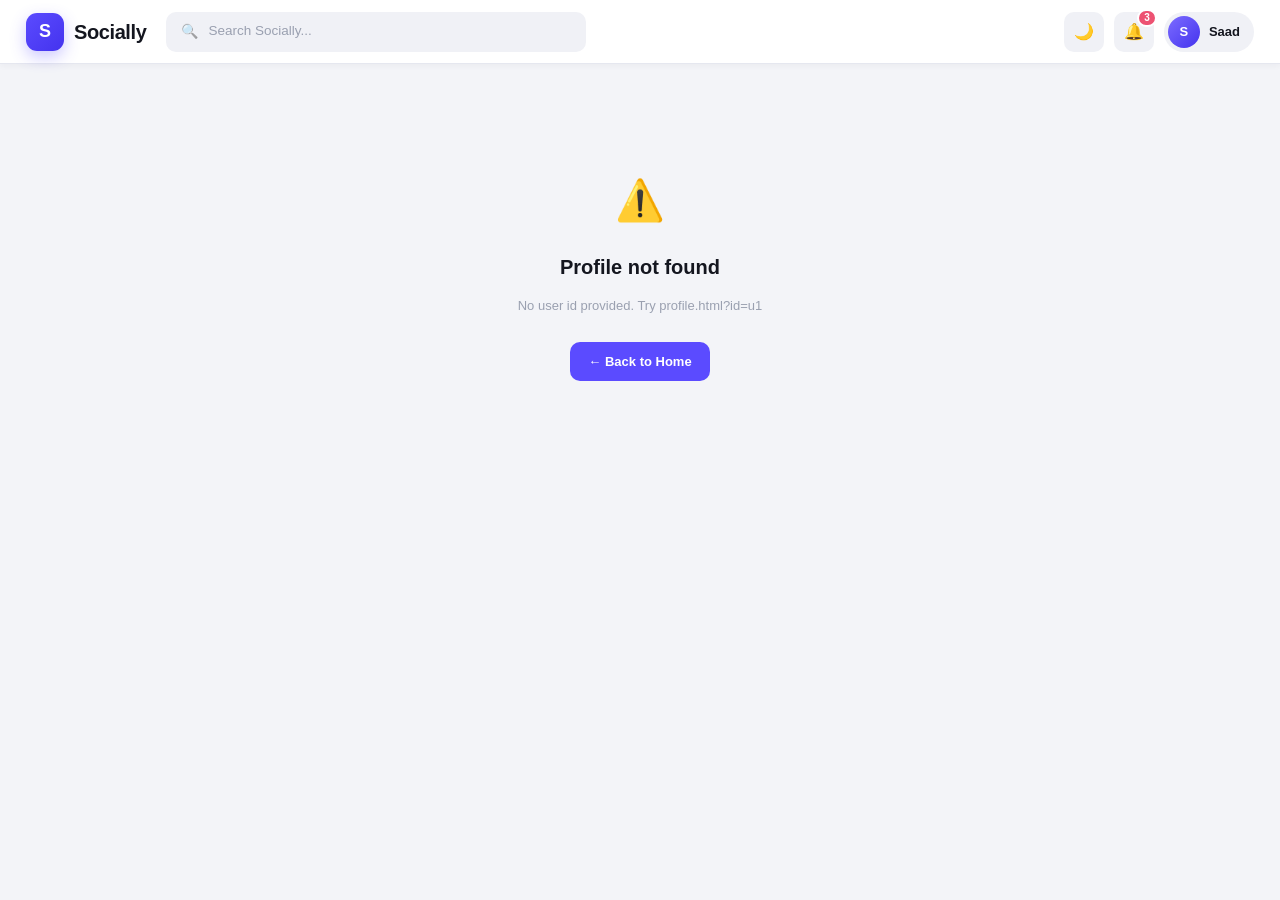
<file: ArchTechnologies_WebDev_2month/Socially/client/profile.html>
<!-- 
profile.html
│
├── Same navbar (with search, theme toggle, profile button)
├── Full-width profile header
│   ├── Cover banner (gradient)
│   ├── Big avatar
│   ├── Name + role + headline
│   ├── Location + joined date
│   └── [Add Friend] [Message] buttons
│
├── Stats row (Friends · Posts · Likes)
│
├── Tabs: Posts | About | Friends
│
├── Tab content:
│   ├── Posts → placeholder feed
│   ├── About → bio + details
│   └── Friends → grid of friend avatars
│
└── Back to Home link

--- 
-->

<!DOCTYPE html>
<html lang="en">
<head>
    <meta charset="UTF-8">
    <meta name="viewport" content="width=device-width, initial-scale=1.0">

    <title>Profile — Socially</title>

    <link rel="icon" type="image/png" href="assets/images/Socially_Logo.png">

    <meta
        name="description"
        content="View a user profile on Socially."
    >

    <link rel="stylesheet" href="css/style.css">
    <link rel="stylesheet" href="css/profile.css">
</head>

<body>

    <!-- ============================================================
         NAVBAR
    ============================================================ -->

    <header class="navbar">

        <a class="brand" href="index.html">
            <div class="brand-icon">S</div>
            <span>Socially</span>
        </a>

        <div class="search-box">
            <span class="search-icon">🔍</span>
            <input
                type="text"
                id="searchInput"
                placeholder="Search Socially..."
                autocomplete="off"
            >
        </div>

        <div class="nav-actions">

            <button class="icon-btn" id="themeToggle" title="Toggle theme">
                🌙
            </button>

            <a class="icon-btn" href="notifications.html" title="Notifications">
                🔔
                <span class="notification-count">3</span>
            </a>

            <a class="profile-btn" href="profile.html?id=u1" id="profileBtn">
                <div class="avatar small-avatar">S</div>
                <span>Saad</span>
            </a>

        </div>

    </header>


    <!-- ============================================================
         PROFILE PAGE
    ============================================================ -->

    <main class="profile-page">

        <!-- LOADING STATE -->
        <div class="profile-loading" id="profileLoading">
            <div class="spinner"></div>
            <p>Loading profile…</p>
        </div>


        <!-- ERROR STATE -->
        <div class="profile-error" id="profileError" hidden>
            <div class="error-icon">⚠️</div>
            <h2>Profile not found</h2>
            <p id="profileErrorMessage">This user does not exist.</p>
            <a href="index.html" class="back-home-btn">
                ← Back to Home
            </a>
        </div>


        <!-- PROFILE CONTENT (rendered by profile.js) -->
        <div class="profile-content-wrapper" id="profileContent" hidden>

            <!-- COVER + AVATAR + BASIC INFO -->
            <section class="profile-hero">

                <div class="profile-cover" id="profileCover"></div>

                <div class="profile-hero-inner">

                    <div class="profile-avatar-large" id="profileAvatar">S</div>

                    <div class="profile-hero-text">
                        <h1 id="profileName">Loading…</h1>
                        <p class="profile-headline" id="profileHeadline"></p>
                        <p class="profile-meta">
                            <span id="profileRole"></span>
                            <span class="dot">·</span>
                            <span id="profileLocation"></span>
                        </p>
                    </div>

                    <div class="profile-hero-actions">
                        <button class="primary-button" id="addFriendBtn">
                            <span>👥</span>
                            Add Friend
                        </button>
                        <button class="secondary-button" id="messageBtn">
                            <span>💬</span>
                            Message
                        </button>
                    </div>

                </div>


                <!-- STATS ROW -->
                <div class="profile-stats-row">

                    <div class="stat-block">
                        <strong id="statFriends">0</strong>
                        <span>Friends</span>
                    </div>

                    <div class="stat-block">
                        <strong id="statPosts">0</strong>
                        <span>Posts</span>
                    </div>

                    <div class="stat-block">
                        <strong id="statLikes">0</strong>
                        <span>Likes</span>
                    </div>

                    <div class="stat-block">
                        <strong id="statJoined">—</strong>
                        <span>Joined</span>
                    </div>

                </div>

            </section>


            <!-- TABS -->
            <section class="profile-tabs-section">

                <nav class="profile-tabs">
                    <button class="profile-tab active" data-tab="posts">
                        Posts
                    </button>
                    <button class="profile-tab" data-tab="about">
                        About
                    </button>
                    <button class="profile-tab" data-tab="friends">
                        Friends
                    </button>
                </nav>


                <!-- TAB: POSTS -->
                <div class="profile-tab-content active" data-tab-content="posts">

                    <div class="empty-tab-state">
                        <div class="empty-icon">📝</div>
                        <h3>No posts yet</h3>
                        <p>Posts feature will be added in Phase 4.</p>
                    </div>

                </div>


                <!-- TAB: ABOUT -->
                <div class="profile-tab-content" data-tab-content="about">

                    <div class="about-grid">

                        <div class="about-block">
                            <h3>Bio</h3>
                            <p id="aboutBio">—</p>
                        </div>

                        <div class="about-block">
                            <h3>Details</h3>
                            <ul class="about-list">
                                <li>
                                    <span class="about-label">Username</span>
                                    <span id="aboutUsername">—</span>
                                </li>
                                <li>
                                    <span class="about-label">Role</span>
                                    <span id="aboutRole">—</span>
                                </li>
                                <li>
                                    <span class="about-label">Location</span>
                                    <span id="aboutLocation">—</span>
                                </li>
                                <li>
                                    <span class="about-label">Joined</span>
                                    <span id="aboutJoined">—</span>
                                </li>
                            </ul>
                        </div>

                    </div>

                </div>


                <!-- TAB: FRIENDS -->
                <div class="profile-tab-content" data-tab-content="friends">

                    <div class="friends-grid" id="friendsGrid">
                        <!-- Rendered by profile.js -->
                    </div>

                </div>

            </section>


            <!-- BACK TO HOME -->
            <div class="profile-footer">
                <a href="index.html" class="back-home-btn">
                    ← Back to Home
                </a>
            </div>

        </div>

    </main>


    <!-- ============================================================
         SCRIPTS
    ============================================================ -->

    <script src="js/app.js"></script>
    <script src="js/profile.js"></script>

</body>
</html>
</file>
<file: ArchTechnologies_WebDev_1month/Portfolio/style.css>
/* ArchTechnologies_WebDev_1month\Portfolio\style.css */

/* =========================================================
   MUHAMMAD SAAD PERVAIZ — PORTFOLIO
   ========================================================= */

/* =========================
   CUSTOM SCROLLBAR
   ========================= */

/* Chromium, Edge, Safari, Opera */
::-webkit-scrollbar {
    width: 10px;
}

::-webkit-scrollbar-track {
    background: #0b0f19;
}

::-webkit-scrollbar-thumb {
    background: #1f293d;
    border-radius: 5px;
    border: 2px solid #0b0f19;
}

::-webkit-scrollbar-thumb:hover {
    background: #64ffda;
}

/* Firefox */
* {
    scrollbar-width: thin;
    scrollbar-color: #1f293d #0b0f19;
}

/* =========================
   RESET
   ========================= */

* {
    margin: 0;
    padding: 0;
    box-sizing: border-box;
}

html {
    scroll-behavior: smooth;
}

body {
    font-family: Arial, Helvetica, sans-serif;
    background: #0b0f19;
    color: #e8ecf4;
    line-height: 1.6;
}

a {
    color: inherit;
    text-decoration: none;
}

button {
    font: inherit;
}

.container {
    width: min(1120px, 92%);
    margin: 0 auto;
}


/* =========================
   NAVBAR
   ========================= */

.navbar {
    position: sticky;
    top: 0;
    z-index: 1000;
    background: rgba(11, 15, 25, 0.94);
    border-bottom: 1px solid #20283a;
    backdrop-filter: blur(12px);
}

.nav-container {
    min-height: 72px;
    display: flex;
    align-items: center;
    justify-content: space-between;
}

.logo {
    font-size: 1.5rem;
    font-weight: 800;
    letter-spacing: 1px;
}

.logo span {
    color: #64ffda;
}

nav {
    display: flex;
    align-items: center;
    gap: 24px;
}

nav a {
    color: #aeb8ca;
    font-size: 0.9rem;
    transition: 0.25s ease;
}

nav a:hover {
    color: #64ffda;
    /* text-decoration: underline; */
}

.menu-toggle {
    display: none;
    border: 1px solid #344057;
    background: transparent;
    color: #ffffff;
    padding: 7px 10px;
    border-radius: 8px;
    cursor: pointer;
}


/* =========================
   HERO
   ========================= */

.hero {
    min-height: calc(100vh - 72px);
    display: flex;
    align-items: center;
    background:
        radial-gradient(circle at 80% 20%, rgba(100, 255, 218, 0.10), transparent 28%),
        radial-gradient(circle at 15% 80%, rgba(80, 110, 255, 0.08), transparent 30%);
}

.hero-content {
    display: grid;
    grid-template-columns: 1.5fr 0.8fr;
    gap: 70px;
    align-items: center;
    padding: 90px 0;
}

.eyebrow,
.section-label {
    color: #64ffda;
    font-size: 0.78rem;
    font-weight: 700;
    letter-spacing: 2px;
    margin-bottom: 14px;
}

.hero h1 {
    font-size: clamp(3rem, 7vw, 5.5rem);
    line-height: 0.98;
    margin-bottom: 25px;
    letter-spacing: -3px;
}

.hero h1 span {
    display: block;
    color: #64ffda;
}

.hero h2 {
    max-width: 650px;
    color: #c5cede;
    font-size: clamp(1.2rem, 2vw, 1.65rem);
    font-weight: 500;
    margin-bottom: 20px;
}

.hero h2 span {
    color: #ffffff;
}

.hero-description {
    max-width: 680px;
    color: #909bb0;
    font-size: 1.05rem;
    margin-bottom: 30px;
}

.hero-buttons {
    display: flex;
    flex-wrap: wrap;
    gap: 14px;
}

.btn {
    display: inline-block;
    padding: 12px 22px;
    border-radius: 8px;
    font-weight: 700;
    transition: 0.25s ease;
}

.primary-btn {
    background: #64ffda;
    color: #071016;
}

.primary-btn:hover {
    transform: translateY(-3px);
    box-shadow: 0 10px 25px rgba(100, 255, 218, 0.18);
}

.secondary-btn {
    border: 1px solid #35415a;
    color: #ffffff;
}

.secondary-btn:hover {
    border-color: #64ffda;
    color: #64ffda;
}

.hero-card {
    padding: 32px;
    border: 1px solid #273147;
    border-radius: 18px;
    background: #111827;
    box-shadow: 0 20px 60px rgba(0, 0, 0, 0.25);
}

.profile-icon {
    width: 110px;
    height: 110px;
    display: grid;
    place-items: center;
    margin-bottom: 25px;
    border: 1px solid #64ffda;
    border-radius: 50%;
    color: #64ffda;
    font-size: 1.5rem;
    font-weight: 800;
}

.hero-card h3 {
    margin-bottom: 15px;
    font-size: 1.1rem;
}

.learning-tags,
.skill-tags,
.project-tech {
    display: flex;
    flex-wrap: wrap;
    gap: 8px;
}

.learning-tags span,
.skill-tags span,
.project-tech span {
    display: inline-block;
    padding: 6px 10px;
    border-radius: 6px;
    background: #192236;
    border: 1px solid #29364f;
    color: #aeb9cc;
    font-size: 0.78rem;
}


/* =========================
   SECTIONS
   ========================= */

.section {
    padding: 100px 0;
}

.alternate-section {
    background: #0f1522;
}

.section-heading {
    max-width: 700px;
    margin-bottom: 50px;
}

.section-heading h2 {
    font-size: clamp(2rem, 4vw, 3rem);
    line-height: 1.15;
    letter-spacing: -1px;
}


/* =========================
   ABOUT
   ========================= */

.about-grid {
    display: grid;
    grid-template-columns: 1.3fr 0.7fr;
    gap: 60px;
}

.about-text p {
    color: #aeb8ca;
    margin-bottom: 20px;
    font-size: 1rem;
}

.about-highlight {
    padding: 28px;
    border-left: 2px solid #64ffda;
    background: #111827;
}

.info-item {
    padding: 16px 0;
    border-bottom: 1px solid #273147;
}

.info-item:last-child {
    border-bottom: 0;
}

.info-item span {
    display: block;
    color: #77839a;
    font-size: 0.78rem;
    text-transform: uppercase;
    letter-spacing: 1px;
    margin-bottom: 5px;
}

.info-item strong {
    color: #f2f5fa;
}


/* =========================
   EDUCATION TIMELINE
   ========================= */

.timeline {
    position: relative;
    max-width: 850px;
    margin-left: 10px;
    padding-left: 30px;
    border-left: 1px solid #344057;
}

.timeline-item {
    position: relative;
    margin-bottom: 40px;
}

.timeline-item:last-child {
    margin-bottom: 0;
}

.timeline-dot {
    position: absolute;
    left: -37px;
    top: 5px;
    width: 13px;
    height: 13px;
    border-radius: 50%;
    background: #64ffda;
    box-shadow: 0 0 0 5px #0f1522;
}

.timeline-date {
    color: #64ffda;
    font-size: 0.8rem;
    font-weight: 700;
}

.timeline-content h3 {
    margin: 8px 0 3px;
    font-size: 1.25rem;
}

.timeline-content h4 {
    color: #b6c0d2;
    font-weight: 500;
    margin-bottom: 8px;
}

.timeline-content p {
    color: #8995aa;
}


/* =========================
   SKILLS
   ========================= */

.skills-grid {
    display: grid;
    grid-template-columns: repeat(3, 1fr);
    gap: 18px;
}

.skill-card {
    padding: 25px;
    border: 1px solid #273147;
    background: #111827;
    border-radius: 12px;
    transition: 0.25s ease;
}

.skill-card:hover {
    transform: translateY(-5px);
    border-color: #64ffda;
}

.skill-number {
    color: #64ffda;
    font-size: 0.75rem;
    margin-bottom: 18px;
}

.skill-card h3 {
    margin-bottom: 18px;
}


/* =========================
   PROJECTS
   ========================= */

.projects-grid {
    display: grid;
    grid-template-columns: repeat(2, 1fr);
    gap: 20px;
}

.project-card {
    padding: 30px;
    background: #111827;
    border: 1px solid #273147;
    border-radius: 14px;
    transition: 0.25s ease;
}

.project-card:hover {
    transform: translateY(-5px);
    border-color: #64ffda;
}

.featured-project {
    border-color: #36595a;
}

.project-top {
    display: flex;
    align-items: center;
    justify-content: space-between;
    margin-bottom: 25px;
}

.project-type {
    color: #64ffda;
    font-size: 0.7rem;
    font-weight: 700;
    letter-spacing: 1px;
}

.project-icon {
    color: #58657c;
    font-weight: 700;
}

.project-card h3 {
    font-size: 1.3rem;
    margin-bottom: 12px;
}

.project-card p {
    color: #8e99ad;
    margin-bottom: 20px;
}


/* =========================
   CERTIFICATIONS
   ========================= */

.certification-grid {
    display: grid;
    grid-template-columns: repeat(2, 1fr);
    gap: 18px;
}

.cert-card {
    padding: 25px;
    background: #111827;
    border: 1px solid #273147;
    border-radius: 12px;
}

.cert-card.ongoing {
    border-style: dashed;
}

.cert-date {
    display: inline-block;
    color: #64ffda;
    font-size: 0.7rem;
    font-weight: 700;
    letter-spacing: 1px;
    margin-bottom: 15px;
}

.cert-card h3 {
    margin-bottom: 10px;
    font-size: 1.05rem;
}

.cert-card p {
    color: #8e99ad;
    font-size: 0.9rem;
}


/* =========================
   ACTIVITIES
   ========================= */

.activity-list {
    display: grid;
    gap: 18px;
}

.activity-card {
    display: grid;
    grid-template-columns: 70px 1fr;
    gap: 20px;
    padding: 28px;
    border: 1px solid #273147;
    background: #111827;
    border-radius: 12px;
}

.activity-number {
    color: #64ffda;
    font-weight: 800;
    font-size: 1.1rem;
}

.activity-card h3 {
    margin-bottom: 10px;
}

.activity-card p {
    color: #8e99ad;
}


/* =========================
   EXPERIENCE
   ========================= */

.experience-box {
    display: grid;
    grid-template-columns: 80px 1fr;
    gap: 25px;
    padding: 35px;
    border: 1px solid #36595a;
    background: #111827;
    border-radius: 14px;
}

.experience-icon {
    width: 60px;
    height: 60px;
    display: grid;
    place-items: center;
    background: #192236;
    border-radius: 12px;
    font-size: 1.5rem;
}

.experience-box h3 {
    margin-bottom: 12px;
}

.experience-box p {
    color: #909bb0;
    margin-bottom: 10px;
}


/* =========================
   LEARNING
   ========================= */

.learning-grid {
    display: grid;
    grid-template-columns: repeat(3, 1fr);
    gap: 18px;
}

.learning-card {
    padding: 30px;
    border: 1px solid #273147;
    background: #111827;
    border-radius: 12px;
}

.learning-card > span {
    color: #64ffda;
    font-size: 0.75rem;
    font-weight: 700;
}

.learning-card h3 {
    margin: 15px 0 10px;
}

.learning-card p {
    color: #8e99ad;
}


/* =========================
   CONTACT
   ========================= */

.contact-section {
    padding: 100px 0;
    background:
        radial-gradient(circle at 70% 40%, rgba(100, 255, 218, 0.08), transparent 30%),
        #0b0f19;
}

.contact-content {
    display: grid;
    grid-template-columns: 1fr 0.9fr;
    gap: 70px;
    align-items: center;
}

.contact-content h2 {
    font-size: clamp(2.5rem, 5vw, 4.5rem);
    line-height: 1;
    letter-spacing: -2px;
    margin-bottom: 25px;
}

.contact-content h2 span {
    color: #64ffda;
}

.contact-content p {
    max-width: 600px;
    color: #8e99ad;
}

.contact-links {
    display: grid;
    gap: 12px;
}

.contact-links a {
    display: block;
    padding: 17px 20px;
    border: 1px solid #273147;
    border-radius: 9px;
    background: #111827;
    transition: 0.25s ease;
}

.contact-links a:hover {
    border-color: #64ffda;
    transform: translateX(5px);
}

.contact-links span {
    display: block;
    color: #64ffda;
    font-size: 0.72rem;
    text-transform: uppercase;
    letter-spacing: 1px;
    margin-bottom: 4px;
}


/* =========================
   FOOTER
   ========================= */

footer {
    border-top: 1px solid #20283a;
    background: #080b12;
}

.footer-content {
    min-height: 80px;
    display: flex;
    align-items: center;
    justify-content: space-between;
    gap: 20px;
}

.footer-content p {
    color: #69758b;
    font-size: 0.82rem;
}

.footer-content a {
    color: #64ffda;
    font-size: 0.82rem;
}


/* =========================
   RESPONSIVE
   ========================= */

@media (max-width: 900px) {

    nav {
        gap: 15px;
    }

    .hero-content {
        grid-template-columns: 1fr;
    }

    .hero-card {
        max-width: 500px;
    }

    .about-grid {
        grid-template-columns: 1fr;
    }

    .skills-grid {
        grid-template-columns: repeat(2, 1fr);
    }

    .learning-grid {
        grid-template-columns: 1fr;
    }

    .contact-content {
        grid-template-columns: 1fr;
    }
}


@media (max-width: 700px) {

    .nav-container {
        position: relative;
    }

    .menu-toggle {
        display: block;
    }

    nav {
        position: absolute;
        top: 72px;
        left: 0;
        right: 0;
        display: none;
        flex-direction: column;
        align-items: flex-start;
        gap: 0;
        padding: 15px;
        background: #0b0f19;
        border: 1px solid #273147;
        border-radius: 0 0 10px 10px;
    }

    nav.active {
        display: flex;
    }

    nav a {
        width: 100%;
        padding: 12px;
    }

    .hero {
        min-height: auto;
    }

    .hero-content {
        padding: 75px 0;
        gap: 45px;
    }

    .hero h1 {
        letter-spacing: -2px;
    }

    .section,
    .contact-section {
        padding: 75px 0;
    }

    .skills-grid,
    .projects-grid,
    .certification-grid {
        grid-template-columns: 1fr;
    }

    .experience-box {
        grid-template-columns: 1fr;
    }

    .activity-card {
        grid-template-columns: 1fr;
    }

    .footer-content {
        padding: 20px 0;
        flex-direction: column;
        text-align: center;
    }
}


@media (max-width: 450px) {

    .hero-buttons {
        flex-direction: column;
        align-items: stretch;
    }

    .btn {
        text-align: center;
    }

    .hero-card {
        padding: 24px;
    }

    .project-card,
    .cert-card,
    .skill-card {
        padding: 22px;
    }
}
</file>
<file: ArchTechnologies_WebDev_1month/TodoApp/style.css>
/* ArchTechnologies_WebDev_1month\TodoApp\style.css */

/* =========================================================
   ARCH TECHNOLOGIES — TO-DO LIST
   ========================================================= */

/* =========================
   CUSTOM SCROLLBAR
   ========================= */

/* Chromium, Edge, Safari, Opera */
::-webkit-scrollbar {
    width: 10px;
}

::-webkit-scrollbar-track {
    background: #0b0f19;
}

::-webkit-scrollbar-thumb {
    background: #1f293d;
    border-radius: 5px;
    border: 2px solid #0b0f19;
}

::-webkit-scrollbar-thumb:hover {
    background: #64ffda;
}

/* Firefox */
* {
    scrollbar-width: thin;
    scrollbar-color: #1f293d #0b0f19;
}

/* =========================
   RESET
   ========================= */

* {
    margin: 0;
    padding: 0;
    box-sizing: border-box;
}

html {
    scroll-behavior: smooth;
}

body {
    font-family: Arial, Helvetica, sans-serif;
    background: #0b0f19;
    color: #e8ecf4;
    line-height: 1.6;
}


/* =========================
   COMMON
   ========================= */

.container {
    width: min(900px, 92%);
    margin: 0 auto;
}


/* =========================
   HEADER
   ========================= */

.app-header {
    padding: 70px 0 45px;
    text-align: center;

    background:
        radial-gradient(
            circle at 50% 0%,
            rgba(100, 255, 218, 0.12),
            transparent 45%
        );

    border-bottom: 1px solid #20283a;
}

.app-header h1 {
    color: #ffffff;
    font-size: clamp(2.2rem, 6vw, 4rem);
    line-height: 1.1;
    margin-bottom: 12px;
}

.app-header p {
    color: #909bb0;
    font-size: 1rem;
}


/* =========================
   MAIN
   ========================= */

main {
    min-height: calc(100vh - 260px);
    padding: 60px 0;
}


/* =========================
   TODO APP
   ========================= */

.todo-app {
    padding: 30px;

    background: #111827;

    border: 1px solid #273147;
    border-radius: 16px;

    box-shadow:
        0 20px 60px rgba(0, 0, 0, 0.25);
}


/* =========================
   TASK INPUT
   ========================= */

.task-input-section {
    display: grid;
    grid-template-columns: 1fr auto;
    gap: 12px;
}

#taskInput {
    width: 100%;

    padding: 14px 16px;

    border: 1px solid #344057;
    border-radius: 8px;

    outline: none;

    background: #0b0f19;
    color: #ffffff;

    font-size: 1rem;

    transition: 0.25s ease;
}

#taskInput::placeholder {
    color: #69758b;
}

#taskInput:focus {
    border-color: #64ffda;

    box-shadow:
        0 0 0 3px rgba(100, 255, 218, 0.08);
}


/* =========================
   BUTTON
   ========================= */

#addTaskBtn {
    padding: 0 22px;

    border: none;
    border-radius: 8px;

    background: #64ffda;
    color: #071016;

    font-weight: 700;
    font-size: 0.95rem;

    cursor: pointer;

    transition: 0.25s ease;
}

#addTaskBtn:hover {
    transform: translateY(-2px);

    box-shadow:
        0 8px 20px rgba(100, 255, 218, 0.16);
}

#addTaskBtn:active {
    transform: translateY(0);
}


/* =========================
   TASK INFORMATION
   ========================= */

.task-info {
    display: flex;
    justify-content: space-between;

    margin: 25px 0 15px;

    padding-bottom: 15px;

    border-bottom: 1px solid #273147;
}

.task-info p {
    color: #8995aa;
    font-size: 0.9rem;
}

#taskCount {
    color: #64ffda;
    font-weight: 700;
}


/* =========================
   TASK LIST
   ========================= */

#taskList {
    list-style: none;

    display: grid;
    gap: 12px;
}


/* =========================
   TASK ITEM
   ========================= */

.task-item {
    display: grid;
    grid-template-columns: auto 1fr auto;
    align-items: center;
    gap: 14px;

    padding: 15px;

    background: #0f1522;

    border: 1px solid #273147;
    border-radius: 10px;

    transition: 0.25s ease;
}

.task-item:hover {
    border-color: #36595a;
}


/* =========================
   CHECKBOX
   ========================= */

.task-checkbox {
    width: 19px;
    height: 19px;

    accent-color: #64ffda;

    cursor: pointer;
}


/* =========================
   TASK TEXT
   ========================= */

.task-text {
    color: #e8ecf4;
    word-break: break-word;
}

.task-item.completed .task-text {
    color: #69758b;
    text-decoration: line-through;
}


/* =========================
   ACTION BUTTONS
   ========================= */

.task-actions {
    display: flex;
    gap: 7px;
}

.task-actions button {
    padding: 7px 10px;

    border: 1px solid #344057;
    border-radius: 6px;

    background: transparent;
    color: #aeb8ca;

    cursor: pointer;

    font-size: 0.78rem;

    transition: 0.25s ease;
}

.task-actions button:hover {
    border-color: #64ffda;
    color: #64ffda;
}

.task-actions .delete-btn:hover {
    border-color: #ff6b6b;
    color: #ff6b6b;
}


/* =========================
   EMPTY MESSAGE
   ========================= */

.empty-message {
    padding: 45px 20px;

    text-align: center;

    border: 1px dashed #344057;
    border-radius: 10px;

    background: #0f1522;
}

.empty-message p {
    color: #c5cede;
    font-weight: 700;
    margin-bottom: 5px;
}

.empty-message span {
    color: #69758b;
    font-size: 0.9rem;
}


/* =========================
   FOOTER
   ========================= */

footer {
    border-top: 1px solid #20283a;
    background: #080b12;
}

footer .container {
    min-height: 75px;

    display: flex;
    align-items: center;
    justify-content: center;

    text-align: center;
}

footer p {
    color: #69758b;
    font-size: 0.82rem;
}


/* =========================
   RESPONSIVE
   ========================= */

@media (max-width: 600px) {

    main {
        padding: 40px 0;
    }

    .todo-app {
        padding: 20px;
    }

    .task-input-section {
        grid-template-columns: 1fr;
    }

    #addTaskBtn {
        min-height: 46px;
    }

    .task-item {
        grid-template-columns: auto 1fr;
    }

    .task-actions {
        grid-column: 2;
    }

    .task-actions button {
        flex: 1;
    }
}


@media (max-width: 400px) {

    .app-header {
        padding: 50px 0 35px;
    }

    .todo-app {
        padding: 16px;
    }

    .task-item {
        padding: 12px;
    }

    .task-actions {
        flex-direction: column;
    }
}
</file>
<file: ArchTechnologies_WebDev_2month/Musicly/css/style.css>
/* =========================================================
   MUSICLY — Main Stylesheet
   Complete, cleaned, and production-ready
   Phase 1 + Phase 2 + Phase 3 + Phase 4 — v8
   (Delete modal + playlist status + enhanced remove)
========================================================= */


/* =========================================================
   1. VARIABLES — LIGHT THEME
========================================================= */

:root {
    --bg-main: #f6f7fb;
    --bg-sidebar: #ffffff;
    --bg-card: #ffffff;
    --bg-hover: #f1f2f7;

    --text-primary: #171821;
    --text-secondary: #777b8c;
    --text-muted: #a0a3b1;

    --border: #e9eaf0;

    --accent: #7c5cff;
    --accent-dark: #6645eb;
    --accent-light: #eeeaff;

    --like-color: #ed5272;
    --like-color-soft: rgba(237, 82, 114, 0.1);

    --player-bg: #ffffff;

    --shadow:
        0 10px 30px rgba(25, 25, 50, 0.06);

    --radius-small: 10px;
    --radius-medium: 16px;
    --radius-large: 24px;

    --sidebar-width: 245px;
    --player-height: 88px;

    --transition: 0.25s ease;
}


/* =========================================================
   2. DARK THEME
========================================================= */

body.dark {
    --bg-main: #0f1015;
    --bg-sidebar: #15161d;
    --bg-card: #181a22;
    --bg-hover: #20222c;

    --text-primary: #f5f5f7;
    --text-secondary: #9b9eac;
    --text-muted: #6f7280;

    --border: #282a34;

    --accent: #8b6cff;
    --accent-dark: #7655f2;
    --accent-light: #27213f;

    --like-color: #ed5272;
    --like-color-soft: rgba(237, 82, 114, 0.15);

    --player-bg: #15161d;

    --shadow:
        0 10px 30px rgba(0, 0, 0, 0.25);
}


/* =========================================================
   3. RESET & BASE
========================================================= */

* {
    margin: 0;
    padding: 0;
    box-sizing: border-box;
}


html {
    scroll-behavior: smooth;
    scroll-padding-top: 100px;
}


body {
    font-family:
        Inter,
        -apple-system,
        BlinkMacSystemFont,
        "Segoe UI",
        sans-serif;

    background: var(--bg-main);
    color: var(--text-primary);

    transition:
        background var(--transition),
        color var(--transition);

    min-height: 100vh;

    overflow-x: hidden;
}


button,
input,
select {
    font: inherit;
}


button {
    border: none;
    cursor: pointer;
    background: none;
    color: inherit;

    -webkit-tap-highlight-color: transparent;
}


a {
    color: inherit;
    text-decoration: none;
}


/* =========================================================
   4. ACCESSIBILITY — FOCUS RINGS
========================================================= */

:focus-visible {
    outline: 2px solid var(--accent);
    outline-offset: 2px;

    transition: outline-color var(--transition);
}


/* =========================================================
   5. SCROLLBAR
========================================================= */

::-webkit-scrollbar {
    width: 10px;
    height: 10px;
}

::-webkit-scrollbar-track {
    background: transparent;
}

::-webkit-scrollbar-thumb {
    background: var(--border);
    border-radius: 10px;
}

::-webkit-scrollbar-thumb:hover {
    background: var(--text-muted);
}


/* =========================================================
   6. APP CONTAINER
========================================================= */

.app {
    min-height: 100vh;
}


/* =========================================================
   7. SIDEBAR
========================================================= */

.sidebar {
    position: fixed;

    left: 0;
    top: 0;
    bottom: var(--player-height);

    width: var(--sidebar-width);

    padding: 28px 18px;

    background: var(--bg-sidebar);

    border-right: 1px solid var(--border);

    z-index: 100;

    overflow-y: auto;

    transition:
        background var(--transition),
        border-color var(--transition),
        transform 0.3s ease;
}


/* BRAND */

.brand {
    display: flex;
    align-items: center;
    gap: 11px;

    padding: 0 12px;

    margin-bottom: 38px;
}


.brand-icon {
    width: 38px;
    height: 38px;

    display: flex;
    align-items: center;
    justify-content: center;

    border-radius: 12px;

    background: var(--accent);

    color: white;

    box-shadow:
        0 8px 20px rgba(124, 92, 255, 0.25);
}


.brand span {
    font-size: 21px;
    font-weight: 800;

    letter-spacing: -0.5px;

    flex: 1;
}


/* NAVIGATION */

.nav-section {
    margin-bottom: 28px;
}


.nav-title {
    padding: 0 12px;

    margin-bottom: 10px;

    color: var(--text-muted);

    font-size: 10px;

    font-weight: 700;

    letter-spacing: 1.3px;
}


.nav-link {
    display: flex;
    align-items: center;

    gap: 14px;

    width: 100%;

    padding: 11px 13px;

    margin-bottom: 4px;

    border-radius: 10px;

    color: var(--text-secondary);

    font-size: 14px;
    font-weight: 600;

    transition: var(--transition);
}


.nav-link i {
    width: 18px;

    text-align: center;

    font-size: 15px;
}


.nav-link:hover {
    background: var(--bg-hover);
    color: var(--text-primary);
}


.nav-link.active {
    background: var(--accent-light);
    color: var(--accent);
}


/* SIDEBAR BOTTOM */

.sidebar-bottom {
    position: absolute;

    left: 18px;
    right: 18px;
    bottom: 24px;
}


.storage-card {
    display: flex;
    align-items: center;

    gap: 12px;

    padding: 13px;

    background: var(--bg-main);

    border-radius: 13px;
}


.storage-icon {
    width: 36px;
    height: 36px;

    display: flex;
    align-items: center;
    justify-content: center;

    border-radius: 10px;

    background: var(--accent-light);

    color: var(--accent);
}


.storage-card strong {
    display: block;
    font-size: 12px;
}


.storage-card p {
    margin-top: 3px;
    color: var(--text-muted);
    font-size: 10px;
}


/* =========================================================
   8. MAIN CONTENT
========================================================= */

.main-content {
    margin-left: var(--sidebar-width);

    padding-bottom: var(--player-height);

    min-height: 100vh;
}


/* =========================================================
   9. TOPBAR
========================================================= */

.topbar {
    position: sticky;

    top: 0;

    height: 78px;

    display: flex;
    align-items: center;

    gap: 25px;

    padding: 0 42px;

    background: color-mix(
        in srgb,
        var(--bg-main) 90%,
        transparent
    );

    backdrop-filter: blur(16px);

    border-bottom: 1px solid var(--border);

    z-index: 50;
}


/* SEARCH */

.search-box {
    width: min(460px, 50vw);
    height: 42px;

    display: flex;
    align-items: center;

    gap: 12px;

    padding: 0 15px;

    background: var(--bg-card);

    border: 1px solid var(--border);

    border-radius: 12px;

    color: var(--text-muted);

    position: relative;

    transition: var(--transition);
}


.search-box:focus-within {
    border-color: var(--accent);

    box-shadow:
        0 0 0 3px var(--accent-light);
}


.search-box i {
    font-size: 14px;

    flex-shrink: 0;
}


.search-box input {
    width: 100%;

    border: none;
    outline: none;

    background: transparent;

    color: var(--text-primary);

    font-size: 13px;

    caret-color: var(--accent);

    padding-right: 4px;

    min-width: 0;
}


.search-box input::placeholder {
    color: var(--text-muted);
}


/* TOPBAR ACTIONS */

.topbar-actions {
    margin-left: auto;

    display: flex;
    align-items: center;

    gap: 10px;
}


.icon-button {
    width: 39px;
    height: 39px;

    display: flex;
    align-items: center;
    justify-content: center;

    background: var(--bg-card);

    color: var(--text-secondary);

    border: 1px solid var(--border);

    border-radius: 11px;

    transition: var(--transition);
}


.icon-button:hover {
    color: var(--accent);

    border-color: var(--accent);

    transform: translateY(-1px);
}


/* PROFILE */

.profile {
    display: flex;
    align-items: center;

    gap: 9px;

    margin-left: 7px;

    padding-left: 14px;

    border-left: 1px solid var(--border);
}


.profile-avatar {
    width: 38px;
    height: 38px;

    display: flex;
    align-items: center;
    justify-content: center;

    border-radius: 50%;

    background: var(--accent);

    color: white;

    font-size: 13px;
    font-weight: 700;
}


.profile-info strong {
    display: block;
    font-size: 12px;
}


.profile-info span {
    display: block;

    margin-top: 2px;

    color: var(--text-muted);

    font-size: 10px;
}


.profile-arrow {
    margin-left: 5px;

    color: var(--text-muted);

    font-size: 10px;
}


.mobile-menu {
    display: none;
}


/* =========================================================
   10. CONTENT
========================================================= */

.content {
    max-width: 1450px;

    margin: 0 auto;

    padding: 38px 42px 50px;
}


/* =========================================================
   11. HERO
========================================================= */

.hero {
    min-height: 300px;

    display: flex;
    align-items: center;
    justify-content: space-between;

    padding: 42px 50px;

    overflow: hidden;

    position: relative;

    background:
        linear-gradient(
            120deg,
            var(--accent-light),
            var(--bg-card)
        );

    border: 1px solid var(--border);

    border-radius: var(--radius-large);

    box-shadow: var(--shadow);
}


.hero-text {
    max-width: 600px;

    position: relative;

    z-index: 2;
}


.hero-label {
    display: inline-flex;
    align-items: center;

    gap: 7px;

    margin-bottom: 15px;

    color: var(--accent);

    font-size: 10px;
    font-weight: 800;

    letter-spacing: 1.3px;
}


.hero h1 {
    font-size: clamp(35px, 4vw, 55px);

    line-height: 1.02;

    letter-spacing: -2px;

    margin-bottom: 17px;
}


.hero h1 span {
    color: var(--accent);
}


.hero p {
    max-width: 500px;

    color: var(--text-secondary);

    font-size: 14px;

    line-height: 1.7;

    margin-bottom: 25px;
}


.hero-buttons {
    display: flex;
    gap: 10px;
}


.primary-button,
.secondary-button {
    height: 43px;

    padding: 0 17px;

    display: inline-flex;
    align-items: center;
    justify-content: center;

    gap: 9px;

    border-radius: 10px;

    font-size: 12px;
    font-weight: 700;

    transition: var(--transition);
}


.primary-button {
    background: var(--accent);

    color: white;

    box-shadow:
        0 8px 20px rgba(124, 92, 255, 0.25);
}


.primary-button:hover {
    background: var(--accent-dark);

    transform: translateY(-2px);
}


.secondary-button {
    background: var(--bg-card);

    color: var(--text-primary);

    border: 1px solid var(--border);
}


.secondary-button:hover {
    border-color: var(--accent);

    color: var(--accent);
}


/* HERO ART */

.hero-art {
    position: relative;

    width: 280px;
    height: 280px;

    display: flex;
    align-items: center;
    justify-content: center;
}


.vinyl {
    width: 225px;
    height: 225px;

    border-radius: 50%;

    background:
        repeating-radial-gradient(
            circle,
            #19191f 0,
            #19191f 3px,
            #25252d 4px,
            #19191f 6px
        );

    box-shadow:
        0 25px 45px rgba(0, 0, 0, 0.25);

    display: flex;
    align-items: center;
    justify-content: center;

    animation: vinylRotate 12s linear infinite;
}


.vinyl-center {
    width: 75px;
    height: 75px;

    display: flex;
    align-items: center;
    justify-content: center;

    border-radius: 50%;

    background: var(--accent);

    color: white;

    border: 8px solid #202028;

    font-size: 21px;
}


@keyframes vinylRotate {
    from { transform: rotate(0deg); }
    to   { transform: rotate(360deg); }
}


.floating-note {
    position: absolute;

    color: var(--accent);

    font-size: 30px;

    animation: floatNote 3s ease-in-out infinite;
}


.note-one {
    top: 18px;
    right: 25px;
}


.note-two {
    bottom: 20px;
    left: 20px;

    animation-delay: 1s;
}


.note-three {
    top: 95px;
    left: 0;

    animation-delay: 1.7s;
}


@keyframes floatNote {
    0%, 100% { transform: translateY(0) rotate(-5deg); }
    50%      { transform: translateY(-12px) rotate(5deg); }
}


/* =========================================================
   12. SECTIONS
========================================================= */

.section {
    margin-top: 42px;
}


.section-header {
    display: flex;
    align-items: center;
    justify-content: space-between;

    gap: 15px;

    margin-bottom: 20px;
}


.section-header h2 {
    font-size: 20px;

    letter-spacing: -0.5px;
}


.section-header p {
    margin-top: 4px;

    color: var(--text-muted);

    font-size: 11px;
}


.section-actions {
    display: flex;
    align-items: center;
    flex-shrink: 0;

    gap: 12px;
}


.view-all {
    display: flex;
    align-items: center;

    gap: 7px;

    background: transparent;

    color: var(--accent);

    font-size: 11px;
    font-weight: 700;
}


.view-all i {
    transition: var(--transition);
}


.view-all:hover i {
    transform: translateX(4px);
}


/* CLEAR RECENT */

.clear-recent {
    display: flex;
    align-items: center;

    gap: 6px;

    padding: 7px 12px;

    background: transparent;

    color: var(--text-muted);

    border: 1px solid var(--border);

    border-radius: 8px;

    font-size: 10px;
    font-weight: 700;

    transition: var(--transition);
}


.clear-recent:hover {
    color: var(--like-color);

    border-color: var(--like-color);
}


/* =========================================================
   13. MUSIC CARDS
========================================================= */

.music-grid {
    display: grid;

    grid-template-columns:
        repeat(4, minmax(0, 1fr));

    gap: 17px;
}


.music-card {
    min-width: 0;

    padding: 11px;

    background: var(--bg-card);

    border: 1px solid var(--border);

    border-radius: 17px;

    box-shadow: var(--shadow);

    isolation: isolate;

    transition: var(--transition);
}


.music-card:hover {
    transform: translateY(-4px);

    border-color:
        color-mix(
            in srgb,
            var(--accent) 30%,
            var(--border)
        );
}


.album-art {
    height: 175px;

    position: relative;

    display: flex;
    align-items: flex-start;
    justify-content: flex-end;

    padding: 12px;

    overflow: hidden;

    border-radius: 12px;

    color: rgba(255, 255, 255, 0.85);

    font-size: 11px;

    background-size: cover;

    pointer-events: none;
}


.album-art span {
    font-size: 11px;

    font-weight: 800;

    opacity: 0.7;
}


.art-one {
    background:
        linear-gradient(135deg, #6d4aff, #a98dff);
}


.art-two {
    background:
        linear-gradient(135deg, #ef596f, #ff9b85);
}


.art-three {
    background:
        linear-gradient(135deg, #008f91, #5ed8c0);
}


.art-four {
    background:
        linear-gradient(135deg, #ef8f2f, #ffd36a);
}


.card-play {
    position: absolute;

    right: 12px;
    bottom: 12px;

    width: 39px;
    height: 39px;

    display: flex;
    align-items: center;
    justify-content: center;

    border-radius: 50%;

    background: white;

    color: #171821;

    opacity: 0;

    transform: translateY(8px);

    transition: var(--transition);

    box-shadow:
        0 7px 15px rgba(0, 0, 0, 0.2);

    pointer-events: auto;
}


.music-card:hover .card-play {
    opacity: 1;

    transform: translateY(0);
}


.music-card.playing .card-play {
    opacity: 1;
    transform: translateY(0);
}


.music-card-info {
    display: flex;
    align-items: center;
    justify-content: space-between;

    gap: 10px;

    padding: 12px 2px 3px;
}


.music-card-info > div {
    min-width: 0;
    flex: 1;
}


.music-card-info h3 {
    overflow: hidden;

    white-space: nowrap;

    text-overflow: ellipsis;

    font-size: 13px;
}


.music-card-info p {
    margin-top: 4px;

    color: var(--text-muted);

    font-size: 10px;

    overflow: hidden;
    white-space: nowrap;
    text-overflow: ellipsis;
}


.heart-button,
.player-heart {
    background: transparent;

    color: var(--text-muted);

    transition: var(--transition);

    flex-shrink: 0;
}


.heart-button:hover,
.player-heart:hover {
    color: var(--like-color);

    transform: scale(1.1);
}


.heart-button.liked {
    color: var(--like-color);
}


.heart-button.liked i {
    animation: heartPop 0.2s ease;
}


@keyframes heartPop {
    0%   { transform: scale(0.7); }
    70%  { transform: scale(1.2); }
    100% { transform: scale(1); }
}


/* =========================================================
   14. CATEGORIES
========================================================= */

.category-grid {
    display: grid;

    grid-template-columns:
        repeat(4, minmax(0, 1fr));

    gap: 13px;
}


.category-card {
    display: flex;
    align-items: center;

    gap: 12px;

    padding: 14px;

    text-align: left;

    background: var(--bg-card);

    border: 1px solid var(--border);

    border-radius: 14px;

    color: var(--text-primary);

    transition: var(--transition);
}


.category-card:hover {
    transform: translateY(-3px);

    border-color: var(--accent);
}


.category-card.active {
    border-color: var(--accent);

    background: var(--accent-light);

    transform: translateY(-3px);
}


.category-icon {
    width: 40px;
    height: 40px;

    flex-shrink: 0;

    display: flex;
    align-items: center;
    justify-content: center;

    border-radius: 11px;

    color: white;
}


.category-pop .category-icon {
    background: #8b6cff;
}


.category-rock .category-icon {
    background: #ef596f;
}


.category-hiphop .category-icon {
    background: #009b9d;
}


.category-chill .category-icon {
    background: #e89b36;
}


.category-card h3 {
    font-size: 12px;
}


.category-card span {
    display: block;

    margin-top: 3px;

    color: var(--text-muted);

    font-size: 9px;
}


.category-arrow {
    margin-left: auto;

    color: var(--text-muted);

    font-size: 10px;

    transition: var(--transition);
}


.category-card:hover .category-arrow {
    color: var(--accent);

    transform: translateX(3px);
}


/* =========================================================
   15. SONG LIST
========================================================= */

.songs-section {
    padding-bottom: 25px;
}


.songs-section .music-grid {
    margin-bottom: 17px;
}


.sort-control {
    display: flex;
    align-items: center;
    flex-shrink: 0;

    gap: 8px;

    color: var(--text-muted);

    font-size: 10px;
}


.sort-control select {
    padding: 7px 10px;

    border: 1px solid var(--border);

    border-radius: 8px;

    outline: none;

    background: var(--bg-card);

    color: var(--text-primary);

    font-size: 10px;

    cursor: pointer;
}


.song-list {
    overflow: hidden;

    background: var(--bg-card);

    border: 1px solid var(--border);

    border-radius: 15px;
}


.song-row {
    min-height: 64px;

    display: flex;
    align-items: center;

    gap: 15px;

    padding: 8px 17px;

    border-bottom: 1px solid var(--border);

    cursor: pointer;

    transition: var(--transition);
}


.song-row:last-child {
    border-bottom: none;
}


.song-row:hover {
    background: var(--bg-hover);
}


.song-row:active {
    background: var(--accent-light);
}


.song-number {
    width: 25px;

    color: var(--text-muted);

    font-size: 10px;

    text-align: center;
}


.song-cover {
    width: 42px;
    height: 42px;

    flex-shrink: 0;

    display: flex;
    align-items: center;
    justify-content: center;

    border-radius: 8px;

    color: white;

    font-size: 13px;
}


.song-details {
    min-width: 180px;

    flex: 1;
}


.song-details strong {
    display: block;

    font-size: 12px;

    overflow: hidden;
    white-space: nowrap;
    text-overflow: ellipsis;
}


.song-details span {
    display: block;

    margin-top: 3px;

    color: var(--text-muted);

    font-size: 10px;

    overflow: hidden;
    white-space: nowrap;
    text-overflow: ellipsis;
}


.song-album {
    width: 200px;

    color: var(--text-muted);

    font-size: 10px;

    overflow: hidden;
    white-space: nowrap;
    text-overflow: ellipsis;
}


.song-duration {
    width: 45px;

    color: var(--text-muted);

    font-size: 10px;
}


.song-more {
    width: 28px;
    height: 28px;

    display: flex;
    align-items: center;
    justify-content: center;

    background: transparent;

    color: var(--text-muted);

    border-radius: 7px;

    transition: var(--transition);

    flex-shrink: 0;
}


.song-more:hover {
    background: var(--bg-hover);

    color: var(--text-primary);
}


/* =========================================================
   16. ACTIVE SONG INDICATOR
========================================================= */

.song-row.playing {
    background: var(--accent-light);
    border-left: 3px solid var(--accent);
    padding-left: 14px;
}


.song-row.playing .song-details strong {
    color: var(--accent);
}


.song-row.playing .song-number {
    font-size: 0;
}


.song-row.playing .song-number::before {
    content: "♫";
    font-size: 12px;
    color: var(--accent);
    font-weight: 800;
}


.music-card.playing {
    border-color: var(--accent);
    box-shadow: 0 8px 24px rgba(124, 92, 255, 0.15);
}


/* =========================================================
   17. PLAYER
========================================================= */

.player {
    position: fixed;

    left: 0;
    right: 0;
    bottom: 0;

    height: var(--player-height);

    display: grid;

    grid-template-columns:
        1fr
        1.4fr
        1fr;

    align-items: center;

    gap: 30px;

    padding: 12px 30px;

    padding-bottom: calc(12px + env(safe-area-inset-bottom, 0px));

    background: var(--player-bg);

    border-top: 1px solid var(--border);

    box-shadow:
        0 -10px 30px rgba(0, 0, 0, 0.04);

    z-index: 200;
}


/* NOW PLAYING */

.now-playing {
    display: flex;
    align-items: center;

    gap: 11px;

    min-width: 0;
}


.player-cover {
    width: 51px;
    height: 51px;

    flex-shrink: 0;

    display: flex;
    align-items: center;
    justify-content: center;

    border-radius: 9px;

    color: white;

    font-size: 13px;
}


.now-playing-info {
    min-width: 0;
}


.now-playing-info strong {
    display: block;

    overflow: hidden;

    white-space: nowrap;

    text-overflow: ellipsis;

    font-size: 11px;
}


.now-playing-info span {
    display: block;

    margin-top: 4px;

    color: var(--text-muted);

    overflow: hidden;

    white-space: nowrap;

    text-overflow: ellipsis;

    font-size: 9px;
}


.player-heart {
    margin-left: 4px;

    font-size: 13px;
}


/* PLAYER CENTER */

.player-center {
    min-width: 0;
}


.player-controls {
    display: flex;
    align-items: center;
    justify-content: center;

    gap: 15px;

    margin-bottom: 8px;
}


.player-button {
    width: 28px;
    height: 28px;

    display: flex;
    align-items: center;
    justify-content: center;

    background: transparent;

    color: var(--text-secondary);

    font-size: 12px;

    transition: var(--transition);
}


.player-button:hover {
    color: var(--text-primary);

    transform: scale(1.08);
}


.play-button {
    width: 35px;
    height: 35px;

    display: flex;
    align-items: center;
    justify-content: center;

    border-radius: 50%;

    background: var(--accent);

    color: white;

    font-size: 12px;

    box-shadow:
        0 5px 15px rgba(124, 92, 255, 0.25);

    transition: var(--transition);
}


.play-button:hover {
    background: var(--accent-dark);

    transform: scale(1.06);
}


/* PROGRESS */

.progress-area {
    display: flex;
    align-items: center;

    gap: 8px;

    color: var(--text-muted);

    font-size: 8px;
}


.progress-bar {
    height: 4px;

    flex: 1;

    overflow: hidden;

    border-radius: 10px;

    background: var(--border);

    cursor: pointer;
}


.progress-fill {
    width: 0%;

    height: 100%;

    background: var(--accent);

    border-radius: inherit;

    transition: width 0.1s linear;
}


/* VOLUME */

.player-volume {
    display: flex;
    align-items: center;
    justify-content: flex-end;

    gap: 9px;

    color: var(--text-muted);

    font-size: 11px;
}


.player-volume i {
    cursor: pointer;

    transition: var(--transition);
}


.player-volume i:hover {
    color: var(--accent);
}


.volume-bar {
    width: 100px;

    height: 4px;

    overflow: hidden;

    border-radius: 10px;

    background: var(--border);

    cursor: pointer;
}


.volume-fill {
    width: 70%;

    height: 100%;

    background: var(--accent);

    border-radius: inherit;
}


/* =========================================================
   18. EMPTY STATES
========================================================= */

.empty-state,
.empty-song-state {
    width: 100%;

    display: flex;
    align-items: center;
    justify-content: center;

    flex-direction: column;

    gap: 8px;

    padding: 45px 20px;

    color: var(--text-muted);

    text-align: center;

    background: var(--bg-card);

    border: 1px dashed var(--border);

    border-radius: 15px;
}


.empty-state {
    grid-column: 1 / -1;
}


.empty-state i,
.empty-song-state i {
    margin-bottom: 5px;

    color: var(--accent);

    font-size: 24px;
}


.empty-state strong,
.empty-song-state strong {
    color: var(--text-primary);

    font-size: 13px;
}


.empty-state span,
.empty-song-state span {
    font-size: 10px;
}


/* =========================================================
   19. TOAST NOTIFICATIONS
========================================================= */

.toast-container {
    position: fixed;

    bottom: calc(var(--player-height) + 20px);
    right: 24px;

    bottom: calc(
        var(--player-height) + 20px + env(safe-area-inset-bottom, 0px)
    );

    z-index: 999;

    display: flex;
    flex-direction: column;

    gap: 10px;

    pointer-events: none;
}


.toast {
    display: flex;
    align-items: center;

    gap: 10px;

    padding: 12px 18px;

    background: var(--bg-card);

    color: var(--text-primary);

    border: 1px solid var(--border);

    border-radius: 12px;

    box-shadow: var(--shadow);

    font-size: 12px;
    font-weight: 600;

    animation: toastSlideIn 0.3s ease;

    pointer-events: auto;

    max-width: min(320px, calc(100vw - 40px));

    word-break: break-word;
}


.toast.hide {
    animation: toastSlideOut 0.3s ease forwards;
}


@keyframes toastSlideIn {
    from {
        opacity: 0;
        transform: translateX(30px);
    }
    to {
        opacity: 1;
        transform: translateX(0);
    }
}


@keyframes toastSlideOut {
    to {
        opacity: 0;
        transform: translateX(30px);
    }
}


/* =========================================================
   20. PLAYLIST MODAL
========================================================= */

.modal-overlay {
    position: fixed;

    inset: 0;

    display: flex;
    align-items: center;
    justify-content: center;

    padding: 20px;

    background: rgba(0, 0, 0, 0.5);

    backdrop-filter: blur(6px);

    z-index: 500;

    animation: fadeIn 0.2s ease;
}


.modal-overlay[hidden] {
    display: none;
}


@keyframes fadeIn {
    from { opacity: 0; }
    to   { opacity: 1; }
}


.modal {
    width: 100%;
    max-width: 400px;

    padding: 26px;

    background: var(--bg-card);

    border: 1px solid var(--border);

    border-radius: var(--radius-medium);

    box-shadow: var(--shadow);

    animation: modalPop 0.25s ease;

    max-height: calc(100vh - 40px);

    overflow-y: auto;
}


@keyframes modalPop {
    from {
        opacity: 0;
        transform: scale(0.95);
    }
    to {
        opacity: 1;
        transform: scale(1);
    }
}


.modal h3 {
    margin-bottom: 18px;

    font-size: 17px;

    letter-spacing: -0.3px;
}


.modal input {
    width: 100%;

    height: 43px;

    padding: 0 14px;

    margin-bottom: 18px;

    background: var(--bg-main);

    color: var(--text-primary);

    border: 1px solid var(--border);

    border-radius: 10px;

    outline: none;

    font-size: 13px;

    transition: var(--transition);
}


.modal input::placeholder {
    color: var(--text-muted);
}


.modal input:focus {
    border-color: var(--accent);

    box-shadow:
        0 0 0 3px var(--accent-light);
}


.modal-actions {
    display: flex;
    justify-content: flex-end;

    gap: 10px;
}


/* =========================================================
   21. PLAYLIST SYSTEM
========================================================= */

/* SIDEBAR PLAYLIST ITEMS */

.playlist-nav-item {
    display: flex;
    align-items: center;

    gap: 14px;

    width: 100%;

    padding: 10px 13px;

    margin-bottom: 3px;

    border-radius: 10px;

    color: var(--text-secondary);

    font-size: 13px;
    font-weight: 600;

    cursor: pointer;

    transition: var(--transition);

    position: relative;
}

.playlist-nav-item:hover {
    background: var(--bg-hover);
    color: var(--text-primary);
}

.playlist-nav-item.active {
    background: var(--accent-light);
    color: var(--accent);
}

.playlist-nav-item .playlist-icon {
    width: 18px;
    text-align: center;
    font-size: 14px;
    color: var(--text-muted);
    flex-shrink: 0;
}

.playlist-nav-item.active .playlist-icon {
    color: var(--accent);
}

.playlist-nav-item .playlist-name {
    flex: 1;

    overflow: hidden;
    white-space: nowrap;
    text-overflow: ellipsis;

    font-size: 12px;
}

.playlist-nav-item .playlist-count {
    font-size: 9px;
    color: var(--text-muted);
    font-weight: 700;
    padding: 2px 6px;
    background: var(--bg-main);
    border-radius: 6px;
    flex-shrink: 0;
}

.playlist-nav-item.active .playlist-count {
    background: var(--accent);
    color: white;
}


/* EMPTY PLAYLIST HINT IN SIDEBAR */

.playlist-empty-hint {
    padding: 10px 13px;
    font-size: 10px;
    color: var(--text-muted);
    font-style: italic;
}


/* PLAYLIST VIEW HEADER */

.playlist-header {
    display: flex;
    align-items: center;

    gap: 24px;

    padding: 28px;

    margin-bottom: 24px;

    background:
        linear-gradient(
            120deg,
            var(--accent-light),
            var(--bg-card)
        );

    border: 1px solid var(--border);

    border-radius: var(--radius-large);

    box-shadow: var(--shadow);
}

.playlist-header-art {
    width: 130px;
    height: 130px;

    flex-shrink: 0;

    display: flex;
    align-items: center;
    justify-content: center;

    border-radius: 18px;

    background:
        linear-gradient(135deg, var(--accent), var(--accent-dark));

    color: white;

    font-size: 48px;

    box-shadow:
        0 15px 35px rgba(124, 92, 255, 0.3);
}

.playlist-header-info {
    min-width: 0;
    flex: 1;
}

.playlist-header-info .playlist-label {
    display: inline-flex;
    align-items: center;

    gap: 6px;

    margin-bottom: 8px;

    color: var(--accent);

    font-size: 10px;
    font-weight: 800;

    letter-spacing: 1.3px;
}

.playlist-header-info h1 {
    font-size: clamp(24px, 3vw, 38px);

    letter-spacing: -1px;

    margin-bottom: 8px;

    overflow: hidden;
    white-space: nowrap;
    text-overflow: ellipsis;
}

.playlist-header-info p {
    color: var(--text-secondary);

    font-size: 12px;
}

.playlist-header-actions {
    display: flex;
    align-items: center;

    gap: 10px;

    margin-top: 14px;
}

.playlist-header-actions button {
    display: inline-flex;
    align-items: center;

    gap: 7px;

    padding: 9px 15px;

    border-radius: 10px;

    font-size: 11px;
    font-weight: 700;

    white-space: nowrap;

    transition: var(--transition);
}

.playlist-play-btn {
    background: var(--accent);
    color: white;

    box-shadow:
        0 8px 20px rgba(124, 92, 255, 0.25);
}

.playlist-play-btn:hover {
    background: var(--accent-dark);
    transform: translateY(-2px);
}

.playlist-rename-btn,
.playlist-delete-btn {
    background: var(--bg-card);
    color: var(--text-secondary);

    border: 1px solid var(--border);
}

.playlist-rename-btn:hover {
    border-color: var(--accent);
    color: var(--accent);
}

.playlist-delete-btn:hover {
    border-color: var(--like-color);
    color: var(--like-color);
}


/* ADD TO PLAYLIST MODAL — LIST */

.playlist-options {
    display: flex;
    flex-direction: column;

    gap: 6px;

    max-height: 300px;

    overflow-y: auto;

    margin-bottom: 16px;
}

.playlist-option {
    display: flex;
    align-items: center;

    gap: 12px;

    padding: 11px 14px;

    background: var(--bg-main);

    border: 1px solid var(--border);

    border-radius: 10px;

    cursor: pointer;

    transition: var(--transition);

    text-align: left;
    width: 100%;

    color: var(--text-primary);
}

.playlist-option:hover {
    border-color: var(--accent);
    background: var(--accent-light);
}

.playlist-option:active {
    transform: scale(0.98);
}

.playlist-option i {
    color: var(--accent);
    width: 16px;
    text-align: center;
    flex-shrink: 0;
}

.playlist-option .playlist-option-name {
    flex: 1;
    font-size: 12px;
    font-weight: 600;

    overflow: hidden;
    white-space: nowrap;
    text-overflow: ellipsis;
}

.playlist-option .playlist-option-count {
    font-size: 9px;
    color: var(--text-muted);
    font-weight: 700;
    flex-shrink: 0;
}

.playlist-option.selected {
    border-color: var(--accent);
    background: var(--accent-light);
}

.playlist-option.selected::after {
    content: "✓";
    color: var(--accent);
    font-weight: 800;
    font-size: 14px;
    flex-shrink: 0;
}


/* MODAL — wider variant for playlist picker */

.modal.modal-wide {
    max-width: 440px;
}


/* EMPTY PLAYLIST STATE */

.empty-playlist {
    display: flex;
    flex-direction: column;
    align-items: center;
    justify-content: center;

    gap: 10px;

    padding: 60px 20px;

    color: var(--text-muted);

    text-align: center;

    background: var(--bg-card);

    border: 1px dashed var(--border);

    border-radius: 15px;
}

.empty-playlist i {
    font-size: 34px;
    color: var(--accent);
    margin-bottom: 6px;
}

.empty-playlist strong {
    color: var(--text-primary);
    font-size: 15px;
}

.empty-playlist span {
    font-size: 11px;
    max-width: 320px;
}

.empty-playlist button {
    margin-top: 8px;

    padding: 9px 16px;

    background: var(--accent);
    color: white;

    border-radius: 10px;

    font-size: 11px;
    font-weight: 700;

    transition: var(--transition);
}

.empty-playlist button:hover {
    background: var(--accent-dark);
    transform: translateY(-2px);
}


/* REMOVE-FROM-PLAYLIST BUTTON */

.song-remove {
    width: 28px;
    height: 28px;

    display: flex;
    align-items: center;
    justify-content: center;

    background: transparent;

    color: var(--text-muted);

    border-radius: 7px;

    transition: var(--transition);

    flex-shrink: 0;
}

.song-remove:hover {
    background: var(--like-color-soft);
    color: var(--like-color);
}


/* =========================================================
   22. PHASE 3 — SEARCH REFINEMENT
========================================================= */

/* CLEAR SEARCH BUTTON */

.search-clear {
    width: 22px;
    height: 22px;

    display: flex;
    align-items: center;
    justify-content: center;

    flex-shrink: 0;

    background: var(--bg-hover);

    color: var(--text-secondary);

    border-radius: 50%;

    font-size: 10px;

    transition: var(--transition);
}

.search-clear:hover {
    background: var(--accent);
    color: white;
}

.search-clear:focus-visible {
    outline: 2px solid var(--accent);
    outline-offset: 1px;
}

.search-clear[hidden] {
    display: none;
}


/* RESULT COUNT */

.result-count {
    display: inline-flex;
    align-items: center;

    gap: 5px;

    margin-top: 6px;

    padding: 3px 10px;

    background: var(--accent-light);

    color: var(--accent);

    border-radius: 6px;

    font-size: 10px;
    font-weight: 700;

    letter-spacing: 0.3px;

    word-break: break-word;

    animation: fadeIn 0.2s ease;
}

.result-count[hidden] {
    display: none;
}


/* SEARCH HIGHLIGHT (matching text) */

.search-highlight {
    background: var(--accent-light);
    color: var(--accent);
    font-weight: 800;
    padding: 1px 3px;
    border-radius: 3px;
}


/* =========================================================
   23. RESPONSIVE
========================================================= */

@media (max-width: 1100px) {

    .music-grid {
        grid-template-columns:
            repeat(3, minmax(0, 1fr));
    }

    .category-grid {
        grid-template-columns:
            repeat(2, minmax(0, 1fr));
    }

    .hero-art {
        width: 220px;
    }

    .vinyl {
        width: 185px;
        height: 185px;
    }

    .song-album {
        display: none;
    }
}


@media (max-width: 850px) {

    :root {
        --sidebar-width: 0px;
    }

    .sidebar {
        width: 245px;

        transform: translateX(-100%);

        box-shadow:
            10px 0 30px rgba(0, 0, 0, 0.1);
    }

    .sidebar.open {
        transform: translateX(0);
    }

    .main-content {
        margin-left: 0;
    }

    .mobile-menu {
        display: flex;

        width: 38px;
        height: 38px;

        align-items: center;
        justify-content: center;

        background: var(--bg-card);

        color: var(--text-primary);

        border: 1px solid var(--border);

        border-radius: 10px;
    }

    .topbar {
        padding: 0 20px;
    }

    .content {
        padding: 25px 20px 40px;
    }

    .hero {
        padding: 35px;
    }

    .hero-art {
        display: none;
    }

    .player {
        grid-template-columns: 1fr 1.5fr auto;
        gap: 12px;
    }

    .player-volume {
        display: flex;
        gap: 0;
    }

    .player-volume .volume-bar {
        display: none;
    }

    .player-volume i {
        font-size: 14px;
    }

    .playlist-header {
        flex-direction: column;
        align-items: flex-start;

        padding: 22px;
    }

    .playlist-header-art {
        width: 90px;
        height: 90px;
        font-size: 36px;
    }
}


@media (max-width: 650px) {

    .topbar {
        gap: 10px;

        height: 70px;
    }

    .search-box {
        width: auto;
        flex: 1;
    }

    .profile-info,
    .profile-arrow,
    .topbar-actions > .icon-button:not(.theme-button) {
        display: none;
    }

    .profile {
        border-left: none;

        padding-left: 0;
    }

    .content {
        padding: 20px 14px 35px;
    }

    .hero {
        min-height: auto;

        padding: 28px 23px;
    }

    .hero h1 {
        font-size: 37px;
    }

    .hero p {
        font-size: 12px;
    }

    .hero-buttons {
        flex-direction: column;
    }

    .primary-button,
    .secondary-button {
        width: 100%;
    }

    .music-grid {
        grid-template-columns:
            repeat(2, minmax(0, 1fr));

        gap: 10px;
    }

    .album-art {
        height: 145px;
    }

    .category-grid {
        grid-template-columns: 1fr;
    }

    .song-number {
        display: none;
    }

    .song-details {
        min-width: 0;
    }

    .song-duration {
        display: none;
    }

    .song-row.playing {
        border-left-width: 2px;
        padding-left: 15px;
    }

    .player {
        height: 78px;

        padding: 8px 12px;

        gap: 8px;

        grid-template-columns: 1fr auto auto;
    }

    .player-cover {
        width: 43px;
        height: 43px;
    }

    .now-playing-info {
        max-width: 90px;
    }

    .now-playing-info strong {
        font-size: 10px;
    }

    .now-playing-info span {
        font-size: 8px;
    }

    .player-center {
        width: 100%;
    }

    .player-controls {
        gap: 5px;

        margin-bottom: 5px;
    }

    .player-button {
        width: 24px;
        height: 24px;
        font-size: 11px;
    }

    .player-button:nth-child(1),
    .player-button:nth-child(5) {
        display: flex;
        opacity: 0.7;
    }

    .player-button:nth-child(1):hover,
    .player-button:nth-child(5):hover {
        opacity: 1;
    }

    .play-button {
        width: 34px;
        height: 34px;
    }

    .progress-area {
        gap: 5px;
    }

    .empty-state,
    .empty-song-state {
        padding: 35px 15px;
    }

    .toast-container {
        right: 14px;
        left: 14px;

        bottom: calc(76px + 14px);
        bottom: calc(
            76px + 14px + env(safe-area-inset-bottom, 0px)
        );
    }

    .toast {
        max-width: none;
    }

    .section-actions {
        gap: 8px;
    }

    .clear-recent {
        padding: 6px 9px;
        font-size: 9px;
    }

    .clear-recent span {
        display: none;
    }

    .playlist-header {
        padding: 18px;
    }

    .playlist-header-info h1 {
        font-size: 22px;
    }

    .playlist-header-actions {
        flex-wrap: wrap;
    }

    .playlist-header-actions button {
        font-size: 10px;
        padding: 8px 12px;
    }

    .search-clear {
        width: 20px;
        height: 20px;
        font-size: 9px;
    }

    .result-count {
        font-size: 9px;
        padding: 2px 8px;
    }

    .add-to-playlist-btn {
        width: 22px;
        height: 22px;
        font-size: 9px;
    }

    .playlist-add-songs-btn {
        font-size: 10px;
        padding: 7px 12px;
    }

    .playlist-song-picker {
        max-height: 350px !important;
    }

    .picker-song-art {
        width: 30px;
        height: 30px;
        font-size: 10px;
    }
}


@media (max-width: 420px) {

    .brand {
        margin-bottom: 25px;
    }

    .music-grid {
        grid-template-columns: 1fr;
    }

    .album-art {
        height: 180px;
    }

    .section-header {
        align-items: flex-end;
    }

    .sort-control span {
        display: none;
    }
}


/* =========================================================
   24. EXTRA-SMALL SCREENS (< 380px)
========================================================= */

@media (max-width: 380px) {

    .content {
        padding: 18px 10px 30px;
    }

    .topbar {
        padding: 0 12px;
    }

    .hero {
        padding: 22px 18px;
    }

    .hero h1 {
        font-size: 30px;
        letter-spacing: -1px;
    }

    .modal {
        padding: 20px;
    }

    .playlist-header-info h1 {
        font-size: 20px;
    }

    .player {
        padding: 6px 8px;
        gap: 6px;
    }

    .player-cover {
        width: 38px;
        height: 38px;
    }

    .now-playing-info {
        max-width: 70px;
    }

    .player-button {
        width: 22px;
        height: 22px;
        font-size: 10px;
    }

    .play-button {
        width: 30px;
        height: 30px;
    }
}


/* =========================================================
   25. TOUCH DEVICES — Remove hover-only effects
========================================================= */

@media (hover: none) {

    .card-play {
        opacity: 1;
        transform: translateY(0);
    }

    .music-card:hover {
        transform: none;
    }

    .category-card:hover {
        transform: none;
    }
}


/* =========================================================
   26. ACCESSIBILITY — REDUCED MOTION
========================================================= */

@media (prefers-reduced-motion: reduce) {

    *,
    *::before,
    *::after {
        animation-duration: 0.01ms !important;
        animation-iteration-count: 1 !important;
        transition-duration: 0.01ms !important;
        scroll-behavior: auto !important;
    }

    .vinyl {
        animation: none !important;
    }

    .floating-note {
        animation: none !important;
    }
}


/* =========================================================
   27. PRINT (Bonus — for report/screenshots)
========================================================= */

@media print {

    .sidebar,
    .topbar,
    .player,
    .toast-container,
    .modal-overlay,
    .hero-art,
    .clear-recent,
    .view-all,
    .sort-control,
    .search-clear,
    .result-count {
        display: none !important;
    }

    .main-content {
        margin-left: 0;
        padding-bottom: 0;
    }

    body {
        background: white;
        color: black;
    }
}


/* =========================================================
   28. PLAYLIST — CARD ACTION BUTTONS
========================================================= */

.music-card-actions {
    display: flex;
    align-items: center;
    gap: 4px;
    flex-shrink: 0;
}

.add-to-playlist-btn {
    width: 26px;
    height: 26px;

    display: flex;
    align-items: center;
    justify-content: center;

    background: transparent;
    color: var(--text-muted);

    border-radius: 50%;

    font-size: 10px;

    transition: var(--transition);
}

.add-to-playlist-btn:hover {
    background: var(--accent-light);
    color: var(--accent);
    transform: scale(1.1);
}


/* =========================================================
   29. PLAYLIST — ADD SONGS BUTTON IN HEADER
========================================================= */

.playlist-add-songs-btn {
    display: inline-flex;
    align-items: center;
    gap: 7px;

    padding: 9px 15px;

    background: var(--bg-card);
    color: var(--accent);

    border: 1px solid var(--accent);

    border-radius: 10px;

    font-size: 11px;
    font-weight: 700;

    white-space: nowrap;

    transition: var(--transition);
}

.playlist-add-songs-btn:hover {
    background: var(--accent);
    color: white;
    transform: translateY(-2px);
}


/* =========================================================
   30. PLAYLIST — SONG PICKER MODAL
========================================================= */

.playlist-song-picker {
    max-height: 420px !important;
    padding-right: 4px;
}

.playlist-song-picker .playlist-option {
    align-items: center;
    padding: 8px 12px;
}

.picker-song-art {
    width: 34px;
    height: 34px;

    flex-shrink: 0;

    display: flex;
    align-items: center;
    justify-content: center;

    border-radius: 7px;

    color: white;
    font-size: 11px;
}

.picker-song-info {
    flex: 1;

    min-width: 0;

    display: flex;
    flex-direction: column;
    gap: 2px;
}

.picker-song-info strong {
    font-size: 12px;
    overflow: hidden;
    white-space: nowrap;
    text-overflow: ellipsis;
}

.picker-song-info span {
    font-size: 9px;
    color: var(--text-muted);
    overflow: hidden;
    white-space: nowrap;
    text-overflow: ellipsis;
}

.playlist-song-picker .playlist-option-count {
    font-size: 9px;
    padding: 3px 7px;
    background: var(--bg-hover);
    border-radius: 5px;
    color: var(--text-secondary);
    flex-shrink: 0;
}

.playlist-song-picker .playlist-option.selected {
    background: var(--accent-light);
    border-color: var(--accent);
}

.playlist-song-picker .playlist-option.selected::after {
    content: "✓";
    color: var(--accent);
    font-weight: 800;
    font-size: 14px;
    margin-left: 6px;
    flex-shrink: 0;
}


/* =========================================================
   31. DELETE CONFIRMATION MODAL
========================================================= */

.confirm-modal {
    max-width: 400px;
    text-align: center;
}

.confirm-icon {
    width: 64px;
    height: 64px;

    display: flex;
    align-items: center;
    justify-content: center;

    margin: 0 auto 18px;

    border-radius: 50%;

    background: rgba(237, 82, 114, 0.12);

    color: var(--like-color);

    font-size: 26px;

    animation: confirmIconPulse 0.4s ease;
}

@keyframes confirmIconPulse {
    0% {
        transform: scale(0.8);
        opacity: 0;
    }
    60% {
        transform: scale(1.1);
    }
    100% {
        transform: scale(1);
        opacity: 1;
    }
}

.confirm-modal h3 {
    margin-bottom: 10px;

    font-size: 18px;
    font-weight: 800;

    letter-spacing: -0.3px;

    color: var(--text-primary);

    text-align: center;
}

.confirm-message {
    margin-bottom: 22px;

    color: var(--text-secondary);

    font-size: 12px;

    line-height: 1.6;

    text-align: center;
}

.confirm-actions {
    display: flex;
    justify-content: center;

    gap: 10px;
}

.danger-button {
    display: inline-flex;
    align-items: center;
    justify-content: center;

    gap: 8px;

    height: 43px;

    padding: 0 20px;

    background: var(--like-color);

    color: white;

    border-radius: 10px;

    font-size: 12px;
    font-weight: 700;

    box-shadow:
        0 8px 20px rgba(237, 82, 114, 0.25);

    transition: var(--transition);
}

.danger-button:hover {
    background: #d43e5e;

    transform: translateY(-2px);
}

.danger-button:active {
    transform: translateY(0);
}

.confirm-actions .secondary-button {
    height: 43px;
    padding: 0 20px;
}


/* =========================================================
   32. PLAYLIST STATUS INDICATOR ON CARDS
========================================================= */

.add-to-playlist-btn.in-playlist {
    background: var(--accent-light);
    color: var(--accent);
}

.add-to-playlist-btn.in-playlist:hover {
    background: var(--accent);
    color: white;
}


/* =========================================================
   33. REMOVE-FROM-PLAYLIST BUTTON — ENHANCED
========================================================= */

.song-remove:hover {
    background: var(--like-color-soft);
    color: var(--like-color);
    transform: scale(1.1);
}

.song-remove:active {
    transform: scale(0.95);
}


/* =========================================================
   34. MOBILE — DELETE MODAL ADJUSTMENTS
========================================================= */

@media (max-width: 650px) {

    .confirm-icon {
        width: 54px;
        height: 54px;
        font-size: 22px;
    }

    .confirm-modal h3 {
        font-size: 16px;
    }

    .confirm-message {
        font-size: 11px;
    }

    .danger-button {
        height: 40px;
        padding: 0 16px;
        font-size: 11px;
    }
}
</file>
<file: ArchTechnologies_WebDev_2month/Socially/client/css/style.css>
/* =========================================================
   SOCIALLY — Main Stylesheet
   Version 1.0 — Base UI
   (Navbar, Layout, Sidebar, Feed, Cards, Right Panel)
========================================================= */


/* =========================================================
   1. THEME VARIABLES — LIGHT
========================================================= */

:root {
    --bg-main:        #f3f4f8;
    --bg-navbar:      #ffffff;
    --bg-card:        #ffffff;
    --bg-sidebar:     #ffffff;
    --bg-hover:       #eef0f6;
    --bg-input:       #f0f1f6;

    --text-primary:   #14161f;
    --text-secondary: #5c6172;
    --text-muted:     #9aa0b0;

    --border:         #e5e7ef;

    --accent:         #5b4bff;
    --accent-dark:    #4433ee;
    --accent-light:   #eceaff;

    --like-color:     #ed5272;
    --success:        #22c55e;

    --shadow-sm:      0 2px 6px rgba(20, 22, 40, 0.04);
    --shadow-md:      0 6px 18px rgba(20, 22, 40, 0.06);
    --shadow-lg:      0 14px 34px rgba(20, 22, 40, 0.10);

    --radius-sm:      8px;
    --radius-md:      12px;
    --radius-lg:      18px;

    --navbar-height:  64px;
    --sidebar-width:  240px;
    --rightbar-width: 300px;
    --content-max:    1400px;

    --transition:     0.22s ease;
}


/* =========================================================
   2. THEME VARIABLES — DARK
========================================================= */

body.dark {
    --bg-main:        #0e0f15;
    --bg-navbar:      #15161d;
    --bg-card:        #181a22;
    --bg-sidebar:     #15161d;
    --bg-hover:       #22242f;
    --bg-input:       #22242f;

    --text-primary:   #f4f5f9;
    --text-secondary: #a4a9bb;
    --text-muted:     #6d7285;

    --border:         #262834;

    --accent:         #7c6cff;
    --accent-dark:    #6a58ff;
    --accent-light:   #221d4a;

    --shadow-sm:      0 2px 6px rgba(0, 0, 0, 0.30);
    --shadow-md:      0 6px 18px rgba(0, 0, 0, 0.35);
    --shadow-lg:      0 14px 34px rgba(0, 0, 0, 0.45);
}


/* =========================================================
   3. RESET & BASE
========================================================= */

* {
    margin: 0;
    padding: 0;
    box-sizing: border-box;
}


html {
    scroll-behavior: smooth;
}


body {
    font-family:
        "Segoe UI",
        -apple-system,
        BlinkMacSystemFont,
        Roboto,
        Oxygen,
        Ubuntu,
        Cantarell,
        "Helvetica Neue",
        sans-serif;

    background: var(--bg-main);
    color: var(--text-primary);

    min-height: 100vh;

    transition:
        background var(--transition),
        color var(--transition);

    overflow-x: hidden;

    line-height: 1.5;
}


button,
input,
textarea,
select {
    font: inherit;
    color: inherit;
}


button {
    background: none;
    border: none;
    cursor: pointer;

    -webkit-tap-highlight-color: transparent;
}


a {
    color: inherit;
    text-decoration: none;
}


/* =========================================================
   4. SCROLLBAR
========================================================= */

::-webkit-scrollbar {
    width: 10px;
    height: 10px;
}

::-webkit-scrollbar-track {
    background: transparent;
}

::-webkit-scrollbar-thumb {
    background: var(--border);
    border-radius: 10px;
}

::-webkit-scrollbar-thumb:hover {
    background: var(--text-muted);
}


/* =========================================================
   5. ACCESSIBILITY — FOCUS
========================================================= */

:focus-visible {
    outline: 2px solid var(--accent);
    outline-offset: 2px;
    border-radius: 4px;
}


/* =========================================================
   6. NAVBAR
========================================================= */

.navbar {
    position: sticky;
    top: 0;

    height: var(--navbar-height);

    display: flex;
    align-items: center;
    gap: 20px;

    padding: 0 26px;

    background: var(--bg-navbar);
    border-bottom: 1px solid var(--border);

    z-index: 100;

    box-shadow: var(--shadow-sm);
}


/* BRAND */

.brand {
    display: flex;
    align-items: center;
    gap: 10px;

    flex-shrink: 0;
}


.brand-icon {
    width: 38px;
    height: 38px;

    display: flex;
    align-items: center;
    justify-content: center;

    background: linear-gradient(135deg, var(--accent), var(--accent-dark));
    color: #fff;

    font-size: 18px;
    font-weight: 800;

    border-radius: 11px;

    box-shadow:
        0 6px 16px rgba(91, 75, 255, 0.30);
}


.brand span {
    font-size: 20px;
    font-weight: 800;
    letter-spacing: -0.4px;
}


/* SEARCH */

.search-box {
    position: relative;

    display: flex;
    align-items: center;
    gap: 10px;

    width: min(420px, 40vw);
    height: 40px;

    padding: 0 14px;

    background: var(--bg-input);
    border: 1px solid transparent;
    border-radius: 10px;

    transition: var(--transition);
}


.search-box:focus-within {
    background: var(--bg-card);
    border-color: var(--accent);

    box-shadow:
        0 0 0 3px var(--accent-light);
}


.search-icon {
    font-size: 14px;
    opacity: 0.55;
    flex-shrink: 0;
}


.search-box input {
    flex: 1;

    background: transparent;
    border: none;
    outline: none;

    font-size: 13.5px;

    color: var(--text-primary);

    min-width: 0;
}


.search-box input::placeholder {
    color: var(--text-muted);
}


/* NAV ACTIONS */

.nav-actions {
    margin-left: auto;

    display: flex;
    align-items: center;
    gap: 10px;
}


.icon-btn {
    position: relative;

    width: 40px;
    height: 40px;

    display: flex;
    align-items: center;
    justify-content: center;

    background: var(--bg-input);
    border-radius: 10px;

    font-size: 16px;

    transition: var(--transition);
}


.icon-btn:hover {
    background: var(--accent-light);
    transform: translateY(-1px);
}


.notification-count {
    position: absolute;

    top: -3px;
    right: -3px;

    min-width: 18px;
    height: 18px;

    display: flex;
    align-items: center;
    justify-content: center;

    padding: 0 5px;

    background: var(--like-color);
    color: #fff;

    font-size: 10px;
    font-weight: 800;

    border-radius: 9px;

    border: 2px solid var(--bg-navbar);
}


.profile-btn {
    display: flex;
    align-items: center;
    gap: 9px;

    padding: 4px 12px 4px 4px;

    background: var(--bg-input);
    border-radius: 30px;

    font-size: 13px;
    font-weight: 700;

    transition: var(--transition);
}


.profile-btn:hover {
    background: var(--accent-light);
}


.profile-btn span {
    padding-right: 2px;
}


/* AVATAR BASE */

.avatar {
    width: 42px;
    height: 42px;

    display: flex;
    align-items: center;
    justify-content: center;

    flex-shrink: 0;

    background: linear-gradient(135deg, #7c6cff, #4433ee);
    color: #fff;

    font-size: 15px;
    font-weight: 800;

    border-radius: 50%;

    user-select: none;
}


.small-avatar {
    width: 32px;
    height: 32px;
    font-size: 13px;
}


.tiny-avatar {
    width: 32px;
    height: 32px;
    font-size: 12px;
}


/* =========================================================
   7. MAIN LAYOUT — 3-COLUMN GRID
========================================================= */

.main-layout {
    max-width: var(--content-max);

    margin: 0 auto;

    padding: 22px 26px 60px;

    display: grid;

    grid-template-columns:
        var(--sidebar-width)
        minmax(0, 1fr)
        var(--rightbar-width);

    gap: 22px;

    align-items: start;
}


/* =========================================================
   8. SIDEBAR (LEFT)
========================================================= */

.sidebar {
    position: sticky;
    top: calc(var(--navbar-height) + 22px);

    display: flex;
    flex-direction: column;
    gap: 14px;

    padding: 16px;

    background: var(--bg-sidebar);
    border: 1px solid var(--border);
    border-radius: var(--radius-lg);

    box-shadow: var(--shadow-sm);
}


.sidebar-nav {
    display: flex;
    flex-direction: column;
    gap: 3px;
}


.nav-item {
    display: flex;
    align-items: center;
    gap: 13px;

    width: 100%;

    padding: 11px 13px;

    background: transparent;
    border-radius: 10px;

    color: var(--text-secondary);

    font-size: 14px;
    font-weight: 600;

    text-align: left;

    transition: var(--transition);
}


.nav-item:hover {
    background: var(--bg-hover);
    color: var(--text-primary);
}


.nav-item.active {
    background: var(--accent-light);
    color: var(--accent);
}


.nav-icon {
    width: 22px;
    text-align: center;
    font-size: 16px;
    flex-shrink: 0;
}


.nav-label {
    flex: 1;
}


/* DIVIDER */

.sidebar-divider {
    height: 1px;
    background: var(--border);
    margin: 4px 0;
}


/* SECTION */

.sidebar-section h3 {
    padding: 4px 12px 8px;

    font-size: 11px;
    font-weight: 800;
    letter-spacing: 1.1px;

    text-transform: uppercase;

    color: var(--text-muted);
}


.sidebar-footer {
    margin-top: auto;

    padding: 14px 12px 4px;

    border-top: 1px solid var(--border);

    color: var(--text-muted);

    font-size: 11px;
    line-height: 1.6;
}


/* =========================================================
   9. FEED (CENTER)
========================================================= */

.feed {
    display: flex;
    flex-direction: column;
    gap: 18px;

    min-width: 0;
}


/* GENERIC CARD */

.card {
    background: var(--bg-card);
    border: 1px solid var(--border);
    border-radius: var(--radius-lg);

    box-shadow: var(--shadow-sm);

    transition: var(--transition);
}


/* =========================================================
   10. CREATE POST
========================================================= */

.create-post {
    padding: 16px;
}


.post-top {
    display: flex;
    align-items: center;
    gap: 12px;

    margin-bottom: 14px;
}


.post-input {
    flex: 1;

    height: 44px;

    padding: 0 18px;

    text-align: left;

    background: var(--bg-input);
    color: var(--text-secondary);

    font-size: 13.5px;

    border-radius: 30px;

    transition: var(--transition);
}


.post-input:hover {
    background: var(--bg-hover);
    color: var(--text-primary);
}


.post-actions {
    display: flex;
    align-items: center;
    gap: 8px;

    padding-top: 12px;

    border-top: 1px solid var(--border);
}


.post-action-btn {
    display: flex;
    align-items: center;
    gap: 7px;

    padding: 9px 13px;

    background: transparent;

    color: var(--text-secondary);

    font-size: 13px;
    font-weight: 600;

    border-radius: 9px;

    transition: var(--transition);
}


.post-action-btn:hover {
    background: var(--bg-hover);
    color: var(--text-primary);
}


.post-action-btn span {
    font-size: 15px;
}


.post-button {
    margin-left: auto;

    padding: 10px 22px;

    background: var(--accent);
    color: #fff;

    font-size: 13px;
    font-weight: 700;

    border-radius: 10px;

    box-shadow:
        0 6px 16px rgba(91, 75, 255, 0.28);

    transition: var(--transition);
}


.post-button:hover {
    background: var(--accent-dark);
    transform: translateY(-1px);
}


/* =========================================================
   11. POST CARD
========================================================= */

.post {
    padding: 18px;
}


.post-header {
    display: flex;
    align-items: flex-start;
    justify-content: space-between;

    gap: 12px;

    margin-bottom: 14px;
}


.user-info {
    display: flex;
    align-items: center;
    gap: 12px;

    min-width: 0;
}


.user-info h3 {
    font-size: 14.5px;
    font-weight: 800;
}


.user-info p {
    margin-top: 2px;

    color: var(--text-muted);
    font-size: 12px;
}


.more-btn {
    width: 32px;
    height: 32px;

    display: flex;
    align-items: center;
    justify-content: center;

    color: var(--text-muted);
    font-weight: 800;

    border-radius: 8px;

    flex-shrink: 0;

    transition: var(--transition);
}


.more-btn:hover {
    background: var(--bg-hover);
    color: var(--text-primary);
}


/* POST CONTENT */

.post-content {
    margin-bottom: 14px;

    font-size: 14px;
    line-height: 1.6;

    color: var(--text-primary);

    word-wrap: break-word;
}


/* POST STATS */

.post-stats {
    display: flex;
    gap: 18px;

    padding: 10px 0;

    border-bottom: 1px solid var(--border);

    color: var(--text-muted);

    font-size: 12.5px;
}


.post-stats span {
    display: flex;
    align-items: center;
    gap: 5px;
}


/* POST BUTTONS */

.post-buttons {
    display: grid;
    grid-template-columns: repeat(3, 1fr);

    gap: 4px;

    padding-top: 8px;
}


.post-action {
    display: flex;
    align-items: center;
    justify-content: center;
    gap: 7px;

    padding: 10px 8px;

    color: var(--text-secondary);

    font-size: 13px;
    font-weight: 700;

    border-radius: 9px;

    transition: var(--transition);
}


.post-action:hover {
    background: var(--bg-hover);
    color: var(--text-primary);
}


.post-action span {
    font-size: 14px;
}


/* COMMENTS */

.comment-box {
    display: flex;
    align-items: center;
    gap: 10px;

    margin-top: 12px;

    padding-top: 12px;

    border-top: 1px solid var(--border);
}


.comment-input {
    flex: 1;

    height: 38px;

    padding: 0 14px;

    background: var(--bg-input);

    border: 1px solid transparent;
    border-radius: 20px;

    font-size: 13px;

    outline: none;

    min-width: 0;

    transition: var(--transition);
}


.comment-input:focus {
    background: var(--bg-card);
    border-color: var(--accent);

    box-shadow:
        0 0 0 3px var(--accent-light);
}


.comment-post-btn {
    padding: 8px 16px;

    background: var(--accent);
    color: #fff;

    font-size: 12.5px;
    font-weight: 700;

    border-radius: 20px;

    transition: var(--transition);
}


.comment-post-btn:hover {
    background: var(--accent-dark);
}


/* =========================================================
   12. RIGHT SIDEBAR
========================================================= */

.right-sidebar {
    position: sticky;
    top: calc(var(--navbar-height) + 22px);

    display: flex;
    flex-direction: column;
    gap: 18px;
}


/* PROFILE CARD */

.profile-card {
    overflow: hidden;
}


.cover {
    height: 78px;

    background:
        linear-gradient(135deg, var(--accent), var(--accent-dark));
}


.profile-content {
    padding: 0 18px 18px;

    text-align: center;

    margin-top: -34px;
}


.profile-avatar {
    width: 68px;
    height: 68px;

    margin: 0 auto 12px;

    font-size: 24px;

    border: 4px solid var(--bg-card);

    box-shadow: var(--shadow-md);
}


.profile-content h2 {
    font-size: 16px;
    font-weight: 800;

    letter-spacing: -0.2px;
}


.profile-content > p {
    margin-top: 4px;

    color: var(--text-secondary);
    font-size: 12.5px;
}


.profile-role {
    color: var(--accent) !important;
    font-weight: 700;
}


.profile-stats {
    display: flex;
    justify-content: center;
    gap: 32px;

    margin-top: 16px;

    padding-top: 16px;

    border-top: 1px solid var(--border);
}


.profile-stats div {
    display: flex;
    flex-direction: column;
    align-items: center;
    gap: 2px;
}


.profile-stats strong {
    font-size: 16px;
    font-weight: 800;
}


.profile-stats span {
    color: var(--text-muted);
    font-size: 11px;
}


/* SUGGESTIONS */

.suggestions {
    padding: 16px;
}


.card-title {
    display: flex;
    align-items: center;
    justify-content: space-between;

    gap: 10px;

    margin-bottom: 12px;
}


.card-title h2 {
    font-size: 14px;
    font-weight: 800;
}


.see-all-btn {
    padding: 5px 10px;

    background: transparent;

    color: var(--accent);

    font-size: 11.5px;
    font-weight: 700;

    border-radius: 8px;

    transition: var(--transition);
}


.see-all-btn:hover {
    background: var(--accent-light);
}


/* SUGGESTION ROW */

.suggestion {
    display: flex;
    align-items: center;
    gap: 12px;

    padding: 10px 4px;

    border-radius: 10px;

    transition: var(--transition);
}


.suggestion:hover {
    background: var(--bg-hover);
}


.suggestion-info {
    flex: 1;

    min-width: 0;
}


.suggestion-info strong {
    display: block;

    font-size: 13px;
    font-weight: 700;

    overflow: hidden;
    white-space: nowrap;
    text-overflow: ellipsis;
}


.suggestion-info span {
    display: block;

    margin-top: 2px;

    color: var(--text-muted);
    font-size: 11.5px;

    overflow: hidden;
    white-space: nowrap;
    text-overflow: ellipsis;
}


.add-friend {
    width: 32px;
    height: 32px;

    display: flex;
    align-items: center;
    justify-content: center;

    background: var(--accent-light);
    color: var(--accent);

    font-size: 16px;
    font-weight: 800;

    border-radius: 9px;

    flex-shrink: 0;

    transition: var(--transition);
}


.add-friend:hover {
    background: var(--accent);
    color: #fff;

    transform: scale(1.06);
}


/* =========================================================
   13. RESPONSIVE — TABLET (≤ 1080px)
========================================================= */

@media (max-width: 1080px) {

    .main-layout {
        grid-template-columns:
            var(--sidebar-width)
            minmax(0, 1fr);

        gap: 20px;
    }

    .right-sidebar {
        display: none;
    }
}


/* =========================================================
   14. RESPONSIVE — SMALL TABLET (≤ 820px)
========================================================= */

@media (max-width: 820px) {

    .navbar {
        padding: 0 16px;
        gap: 12px;
    }

    .brand span {
        display: none;
    }

    .search-box {
        width: auto;
        flex: 1;
    }

    .profile-btn span {
        display: none;
    }

    .profile-btn {
        padding: 4px;
    }

    .main-layout {
        grid-template-columns: 1fr;

        padding: 18px 16px 50px;

        gap: 16px;
    }

    .sidebar {
        position: static;
        top: auto;
    }

    .sidebar-footer {
        display: none;
    }
}


/* =========================================================
   15. RESPONSIVE — MOBILE (≤ 520px)
========================================================= */

@media (max-width: 520px) {

    .navbar {
        height: 58px;

        padding: 0 12px;

        gap: 8px;
    }

    .brand-icon {
        width: 34px;
        height: 34px;
        font-size: 16px;
    }

    .icon-btn {
        width: 36px;
        height: 36px;
        font-size: 15px;
    }

    .search-box {
        height: 36px;
        padding: 0 10px;
    }

    .search-box input {
        font-size: 12.5px;
    }

    .main-layout {
        padding: 14px 12px 40px;

        gap: 12px;
    }

    .card,
    .post {
        border-radius: var(--radius-md);
    }

    .post {
        padding: 14px;
    }

    .post-action-btn {
        padding: 8px 10px;
        font-size: 12px;
    }

    .post-button {
        padding: 9px 16px;
        font-size: 12px;
    }

    .user-info h3 {
        font-size: 13.5px;
    }

    .user-info p {
        font-size: 11px;
    }

    .avatar {
        width: 38px;
        height: 38px;
        font-size: 14px;
    }

    .small-avatar,
    .tiny-avatar {
        width: 30px;
        height: 30px;
    }

    .post-content {
        font-size: 13.5px;
    }

    .profile-content h2 {
        font-size: 15px;
    }
}


/* =========================================================
   16. REDUCED MOTION
========================================================= */

@media (prefers-reduced-motion: reduce) {

    *,
    *::before,
    *::after {
        animation-duration: 0.01ms !important;
        animation-iteration-count: 1 !important;
        transition-duration: 0.01ms !important;
        scroll-behavior: auto !important;
    }
}


/* =========================================================
   17. TOAST NOTIFICATIONS (app.js)
========================================================= */

.toast-container {
    position: fixed;

    bottom: 26px;
    right: 26px;

    z-index: 999;

    display: flex;
    flex-direction: column;
    gap: 10px;

    pointer-events: none;
}


.toast {
    padding: 12px 18px;

    background: var(--bg-card);
    color: var(--text-primary);

    border: 1px solid var(--border);
    border-radius: 12px;

    box-shadow: var(--shadow-md);

    font-size: 13px;
    font-weight: 600;

    opacity: 0;
    transform: translateY(10px);

    transition:
        opacity 0.25s ease,
        transform 0.25s ease;

    pointer-events: auto;

    max-width: 320px;
}


.toast.toast-enter {
    opacity: 1;
    transform: translateY(0);
}


.toast.toast-leave {
    opacity: 0;
    transform: translateY(10px);
}


/* =========================================================
   18. LIKE BUTTON — LIKED STATE
========================================================= */

.like-btn.liked {
    color: var(--like-color);
    font-weight: 800;
}


/* =========================================================
   19. FRIEND BUTTON — REQUESTED STATE
========================================================= */

.add-friend.requested {
    background: var(--success);
    color: #fff;
}


/* =========================================================
   20. MOBILE TOAST ADJUSTMENT
========================================================= */

@media (max-width: 520px) {

    .toast-container {
        left: 14px;
        right: 14px;
        bottom: 16px;
    }

    .toast {
        max-width: none;
        font-size: 12.5px;
    }
}


/* =========================================================
   21. LINK WRAPPERS (avatar, name)
========================================================= */

.avatar-link {
    display: inline-block;
    text-decoration: none;
    color: inherit;
    flex-shrink: 0;
}

.name-link {
    text-decoration: none;
    color: inherit;
}

.name-link:hover h3,
.name-link:hover strong {
    color: var(--accent);
}

.suggestion-info .name-link:hover strong {
    text-decoration: underline;
}

.user-info a:hover h3 {
    color: var(--accent);
}

/* Ensure nav-item as <a> still looks like a button */
a.nav-item {
    display: flex;
    align-items: center;
    gap: 13px;
    width: 100%;
    padding: 11px 13px;
    border-radius: 10px;
    color: var(--text-secondary);
    font-size: 14px;
    font-weight: 600;
    text-decoration: none;
    transition: var(--transition);
}

a.nav-item:hover {
    background: var(--bg-hover);
    color: var(--text-primary);
}


/* =========================================================
   22. POSTS FEED — Phase 4
========================================================= */

.post-input-field {
    flex: 1;
    height: 44px;
    padding: 0 18px;

    background: var(--bg-input);
    color: var(--text-primary);

    font-size: 13.5px;

    border: 1px solid transparent;
    border-radius: 30px;

    outline: none;

    transition: var(--transition);
}

.post-input-field:focus {
    background: var(--bg-card);
    border-color: var(--accent);
    box-shadow: 0 0 0 3px var(--accent-light);
}

.post-input-field::placeholder {
    color: var(--text-muted);
}


/* FEED LOADING */

.feed-loading {
    display: flex;
    flex-direction: column;
    align-items: center;
    justify-content: center;
    gap: 14px;
    padding: 60px 20px;
    color: var(--text-muted);
    font-size: 13px;
}

.feed-loading .spinner {
    width: 32px;
    height: 32px;
    border: 3px solid var(--border);
    border-top-color: var(--accent);
    border-radius: 50%;
    animation: spin 0.8s linear infinite;
}


/* EMPTY FEED */

.empty-feed {
    display: flex;
    flex-direction: column;
    align-items: center;
    justify-content: center;
    gap: 8px;
    padding: 60px 20px;
    text-align: center;
    background: var(--bg-card);
    border: 1px dashed var(--border);
    border-radius: var(--radius-lg);
    color: var(--text-muted);
}

.empty-feed .empty-icon {
    font-size: 42px;
    margin-bottom: 6px;
    opacity: 0.6;
}

.empty-feed h3 {
    color: var(--text-primary);
    font-size: 15px;
    font-weight: 800;
}

.empty-feed p {
    font-size: 13px;
}


/* COMMENT LIST */

.comment-list {
    margin-top: 12px;
    padding-top: 12px;
    border-top: 1px solid var(--border);

    display: flex;
    flex-direction: column;
    gap: 10px;
}

.comment-item {
    display: flex;
    gap: 10px;
    align-items: flex-start;
}

.comment-item-body {
    flex: 1;
    background: var(--bg-input);
    padding: 8px 12px;
    border-radius: 12px;
}

.comment-item-body strong {
    font-size: 12px;
    font-weight: 800;
}

.comment-item-body p {
    margin-top: 2px;
    font-size: 13px;
    line-height: 1.5;
    color: var(--text-primary);
    word-wrap: break-word;
}

.post-button:disabled {
    opacity: 0.6;
    cursor: not-allowed;
}


/* =========================================================
   23. FEED SPINNER KEYFRAMES
========================================================= */

@keyframes spin {
    to { transform: rotate(360deg); }
}


/* =========================================================
   24. NOTIFICATION BADGE (Phase 6)
========================================================= */

a.icon-btn.active {
    background: var(--accent-light);
    color: var(--accent);
}


/* =========================================================
   25. NOTIF ITEM ANIMATION
========================================================= */

@keyframes notifSlideIn {
    from {
        opacity: 0;
        transform: translateY(-8px);
    }
    to {
        opacity: 1;
        transform: translateY(0);
    }
}

.notif-item {
    animation: notifSlideIn 0.25s ease both;
}


/* =========================================================
   26. FEED CONTAINER LAYOUT (Phase 4 fix)
========================================================= */

#feedContainer {
    display: flex;
    flex-direction: column;
    gap: 18px;
}


/* Ensure each post card has its own space */
#feedContainer > .post {
    margin: 0;
}


/* Comments shouldn't overlap the next post */
.post .comment-list {
    max-height: 400px;
    overflow-y: auto;
}
</file>
<file: ArchTechnologies_WebDev_2month/Socially/client/css/profile.css>
/* =========================================================
   SOCIALLY — Profile Page Styles
   Version 1.0 — Phase 3
========================================================= */


/* =========================================================
   1. PAGE LAYOUT
========================================================= */

.profile-page {
    max-width: 1080px;

    margin: 0 auto;

    padding: 26px 26px 80px;
}


/* =========================================================
   2. LOADING + ERROR STATES
========================================================= */

.profile-loading,
.profile-error {
    display: flex;
    flex-direction: column;
    align-items: center;
    justify-content: center;

    gap: 14px;

    padding: 80px 20px;

    text-align: center;

    color: var(--text-secondary);
}


/* Force [hidden] to work despite display: flex above */
.profile-loading[hidden],
.profile-error[hidden],
.profile-content-wrapper[hidden] {
    display: none !important;
}

.profile-error h2 {
    color: var(--text-primary);
    font-size: 20px;
}


.profile-error p {
    color: var(--text-muted);
    font-size: 13px;
    max-width: 320px;
}


.error-icon {
    font-size: 40px;
    margin-bottom: 8px;
}


.spinner {
    width: 40px;
    height: 40px;

    border: 3px solid var(--border);
    border-top-color: var(--accent);

    border-radius: 50%;

    animation: spin 0.8s linear infinite;
}


@keyframes spin {
    to { transform: rotate(360deg); }
}


.back-home-btn {
    display: inline-flex;
    align-items: center;
    gap: 8px;

    margin-top: 12px;

    padding: 10px 18px;

    background: var(--accent);
    color: #fff;

    font-size: 13px;
    font-weight: 700;

    border-radius: 10px;

    text-decoration: none;

    transition: var(--transition);
}


.back-home-btn:hover {
    background: var(--accent-dark);
    transform: translateY(-2px);
}


/* =========================================================
   3. PROFILE HERO
========================================================= */

.profile-hero {
    background: var(--bg-card);
    border: 1px solid var(--border);
    border-radius: var(--radius-lg);

    box-shadow: var(--shadow-md);

    overflow: hidden;

    margin-bottom: 22px;
}


.profile-cover {
    height: 190px;

    background:
        linear-gradient(135deg, var(--accent), var(--accent-dark));
}


/* Gradient variations from users.json */
.profile-cover.gradient-1 { background: linear-gradient(135deg, #5b4bff, #4433ee); }
.profile-cover.gradient-2 { background: linear-gradient(135deg, #ef596f, #ff9b85); }
.profile-cover.gradient-3 { background: linear-gradient(135deg, #009b9d, #5ed8c0); }
.profile-cover.gradient-4 { background: linear-gradient(135deg, #e89b36, #ffd36a); }
.profile-cover.gradient-5 { background: linear-gradient(135deg, #8b6cff, #c084fc); }
.profile-cover.gradient-6 { background: linear-gradient(135deg, #0ea5e9, #22d3ee); }


.profile-hero-inner {
    display: grid;

    grid-template-columns: auto 1fr auto;

    align-items: center;

    gap: 24px;

    padding: 0 32px 22px;

    margin-top: -50px;
}


.profile-avatar-large {
    width: 120px;
    height: 120px;

    display: flex;
    align-items: center;
    justify-content: center;

    background:
        linear-gradient(135deg, #7c6cff, #4433ee);
    color: #fff;

    font-size: 44px;
    font-weight: 800;

    border-radius: 50%;

    border: 6px solid var(--bg-card);

    box-shadow: var(--shadow-lg);

    flex-shrink: 0;

    user-select: none;
}


.profile-hero-text {
    min-width: 0;
    padding-top: 30px;
}


.profile-hero-text h1 {
    font-size: clamp(22px, 2.4vw, 30px);
    font-weight: 800;

    letter-spacing: -0.5px;

    overflow: hidden;
    white-space: nowrap;
    text-overflow: ellipsis;
}


.profile-headline {
    margin-top: 6px;

    color: var(--text-secondary);

    font-size: 14px;
}


.profile-meta {
    margin-top: 8px;

    color: var(--text-muted);

    font-size: 12.5px;

    display: flex;
    align-items: center;
    gap: 6px;

    flex-wrap: wrap;
}


.profile-meta .dot {
    opacity: 0.5;
}


.profile-hero-actions {
    display: flex;
    gap: 10px;

    padding-top: 30px;
}


/* Reuse existing button styles */
.profile-hero-actions .primary-button,
.profile-hero-actions .secondary-button {
    display: inline-flex;
    align-items: center;
    gap: 8px;

    padding: 10px 18px;

    font-size: 13px;
    font-weight: 700;

    border-radius: 10px;

    cursor: pointer;

    transition: var(--transition);
}


.profile-hero-actions .primary-button {
    background: var(--accent);
    color: #fff;

    box-shadow:
        0 6px 16px rgba(91, 75, 255, 0.28);
}


.profile-hero-actions .primary-button:hover {
    background: var(--accent-dark);
    transform: translateY(-1px);
}


.profile-hero-actions .primary-button.requested {
    background: var(--success);
    box-shadow:
        0 6px 16px rgba(34, 197, 94, 0.28);
}


.profile-hero-actions .secondary-button {
    background: var(--bg-input);
    color: var(--text-primary);
}


.profile-hero-actions .secondary-button:hover {
    background: var(--accent-light);
    color: var(--accent);
}


/* =========================================================
   4. PROFILE STATS ROW
========================================================= */

.profile-stats-row {
    display: grid;

    grid-template-columns: repeat(4, 1fr);

    gap: 10px;

    padding: 20px 32px 24px;

    border-top: 1px solid var(--border);
}


.stat-block {
    display: flex;
    flex-direction: column;
    align-items: center;
    gap: 4px;

    padding: 10px;

    border-radius: 10px;

    transition: var(--transition);
}


.stat-block:hover {
    background: var(--bg-hover);
}


.stat-block strong {
    font-size: 20px;
    font-weight: 800;

    color: var(--accent);
}


.stat-block span {
    font-size: 11.5px;
    font-weight: 700;
    letter-spacing: 0.4px;
    text-transform: uppercase;

    color: var(--text-muted);
}


/* =========================================================
   5. TABS
========================================================= */

.profile-tabs-section {
    background: var(--bg-card);
    border: 1px solid var(--border);
    border-radius: var(--radius-lg);

    box-shadow: var(--shadow-sm);

    overflow: hidden;
}


.profile-tabs {
    display: flex;

    gap: 4px;

    padding: 8px;

    border-bottom: 1px solid var(--border);

    background: var(--bg-sidebar);
}


.profile-tab {
    flex: 1;

    padding: 12px 18px;

    background: transparent;

    color: var(--text-secondary);

    font-size: 13.5px;
    font-weight: 700;

    border-radius: 10px;

    transition: var(--transition);
}


.profile-tab:hover {
    background: var(--bg-hover);
    color: var(--text-primary);
}


.profile-tab.active {
    background: var(--accent-light);
    color: var(--accent);
}


/* TAB CONTENT */

.profile-tab-content {
    display: none;

    padding: 24px 26px;
}


.profile-tab-content.active {
    display: block;
}


/* =========================================================
   6. EMPTY TAB STATE
========================================================= */

.empty-tab-state {
    display: flex;
    flex-direction: column;
    align-items: center;
    justify-content: center;

    gap: 10px;

    padding: 50px 20px;

    text-align: center;

    color: var(--text-muted);
}


.empty-icon {
    font-size: 42px;
    margin-bottom: 6px;
    opacity: 0.6;
}


.empty-tab-state h3 {
    color: var(--text-primary);
    font-size: 15px;
    font-weight: 800;
}


.empty-tab-state p {
    font-size: 13px;
    max-width: 300px;
}


/* =========================================================
   7. ABOUT TAB
========================================================= */

.about-grid {
    display: grid;

    grid-template-columns: 1fr 1fr;

    gap: 26px;
}


.about-block h3 {
    margin-bottom: 10px;

    font-size: 12px;
    font-weight: 800;
    letter-spacing: 1px;
    text-transform: uppercase;

    color: var(--text-muted);
}


.about-block p {
    color: var(--text-primary);

    font-size: 14px;
    line-height: 1.7;
}


.about-list {
    list-style: none;

    display: flex;
    flex-direction: column;
    gap: 10px;
}


.about-list li {
    display: flex;
    align-items: baseline;
    justify-content: space-between;

    gap: 14px;

    padding: 8px 0;

    border-bottom: 1px solid var(--border);
}


.about-list li:last-child {
    border-bottom: none;
}


.about-label {
    color: var(--text-muted);

    font-size: 12px;
    font-weight: 700;
    letter-spacing: 0.3px;
    text-transform: uppercase;
}


.about-list span:last-child {
    color: var(--text-primary);

    font-size: 13.5px;
    font-weight: 600;

    text-align: right;
}


/* =========================================================
   8. FRIENDS TAB
========================================================= */

.friends-grid {
    display: grid;

    grid-template-columns: repeat(auto-fill, minmax(140px, 1fr));

    gap: 14px;
}


.friend-card {
    display: flex;
    flex-direction: column;
    align-items: center;

    gap: 8px;

    padding: 16px;

    background: var(--bg-sidebar);

    border: 1px solid var(--border);
    border-radius: 12px;

    text-decoration: none;
    color: inherit;

    transition: var(--transition);
}


.friend-card:hover {
    transform: translateY(-3px);
    border-color: var(--accent);
    box-shadow: var(--shadow-md);
}


.friend-card .avatar {
    width: 54px;
    height: 54px;

    font-size: 20px;
}


.friend-card strong {
    font-size: 13px;
    font-weight: 800;

    text-align: center;

    overflow: hidden;
    white-space: nowrap;
    text-overflow: ellipsis;

    width: 100%;
}


.friend-card span {
    color: var(--text-muted);

    font-size: 11px;

    text-align: center;

    overflow: hidden;
    white-space: nowrap;
    text-overflow: ellipsis;

    width: 100%;
}


/* =========================================================
   9. PROFILE FOOTER
========================================================= */

.profile-footer {
    display: flex;
    justify-content: center;

    margin-top: 26px;
}


.profile-footer .back-home-btn {
    background: transparent;
    color: var(--accent);

    border: 1px solid var(--accent);
}


.profile-footer .back-home-btn:hover {
    background: var(--accent);
    color: #fff;
}


/* =========================================================
   10. RESPONSIVE
========================================================= */

@media (max-width: 820px) {

    .profile-page {
        padding: 20px 16px 60px;
    }

    .profile-hero-inner {
        grid-template-columns: 1fr;

        text-align: center;

        padding: 0 20px 20px;

        margin-top: -60px;
    }

    .profile-avatar-large {
        width: 100px;
        height: 100px;

        font-size: 36px;

        margin: 0 auto;
    }

    .profile-hero-text {
        padding-top: 12px;
    }

    .profile-hero-actions {
        justify-content: center;
        padding-top: 12px;

        flex-wrap: wrap;
    }

    .profile-stats-row {
        grid-template-columns: repeat(2, 1fr);

        padding: 18px 20px;
    }

    .about-grid {
        grid-template-columns: 1fr;

        gap: 22px;
    }
}


@media (max-width: 520px) {

    .profile-cover {
        height: 140px;
    }

    .profile-hero-inner {
        padding: 0 16px 16px;
        margin-top: -46px;
        gap: 16px;
    }

    .profile-avatar-large {
        width: 84px;
        height: 84px;
        font-size: 30px;
        border-width: 4px;
    }

    .profile-hero-text h1 {
        font-size: 20px;
    }

    .profile-headline {
        font-size: 12.5px;
    }

    .profile-tab-content {
        padding: 18px 16px;
    }

    .friends-grid {
        grid-template-columns: repeat(auto-fill, minmax(120px, 1fr));
    }
}
</file>
